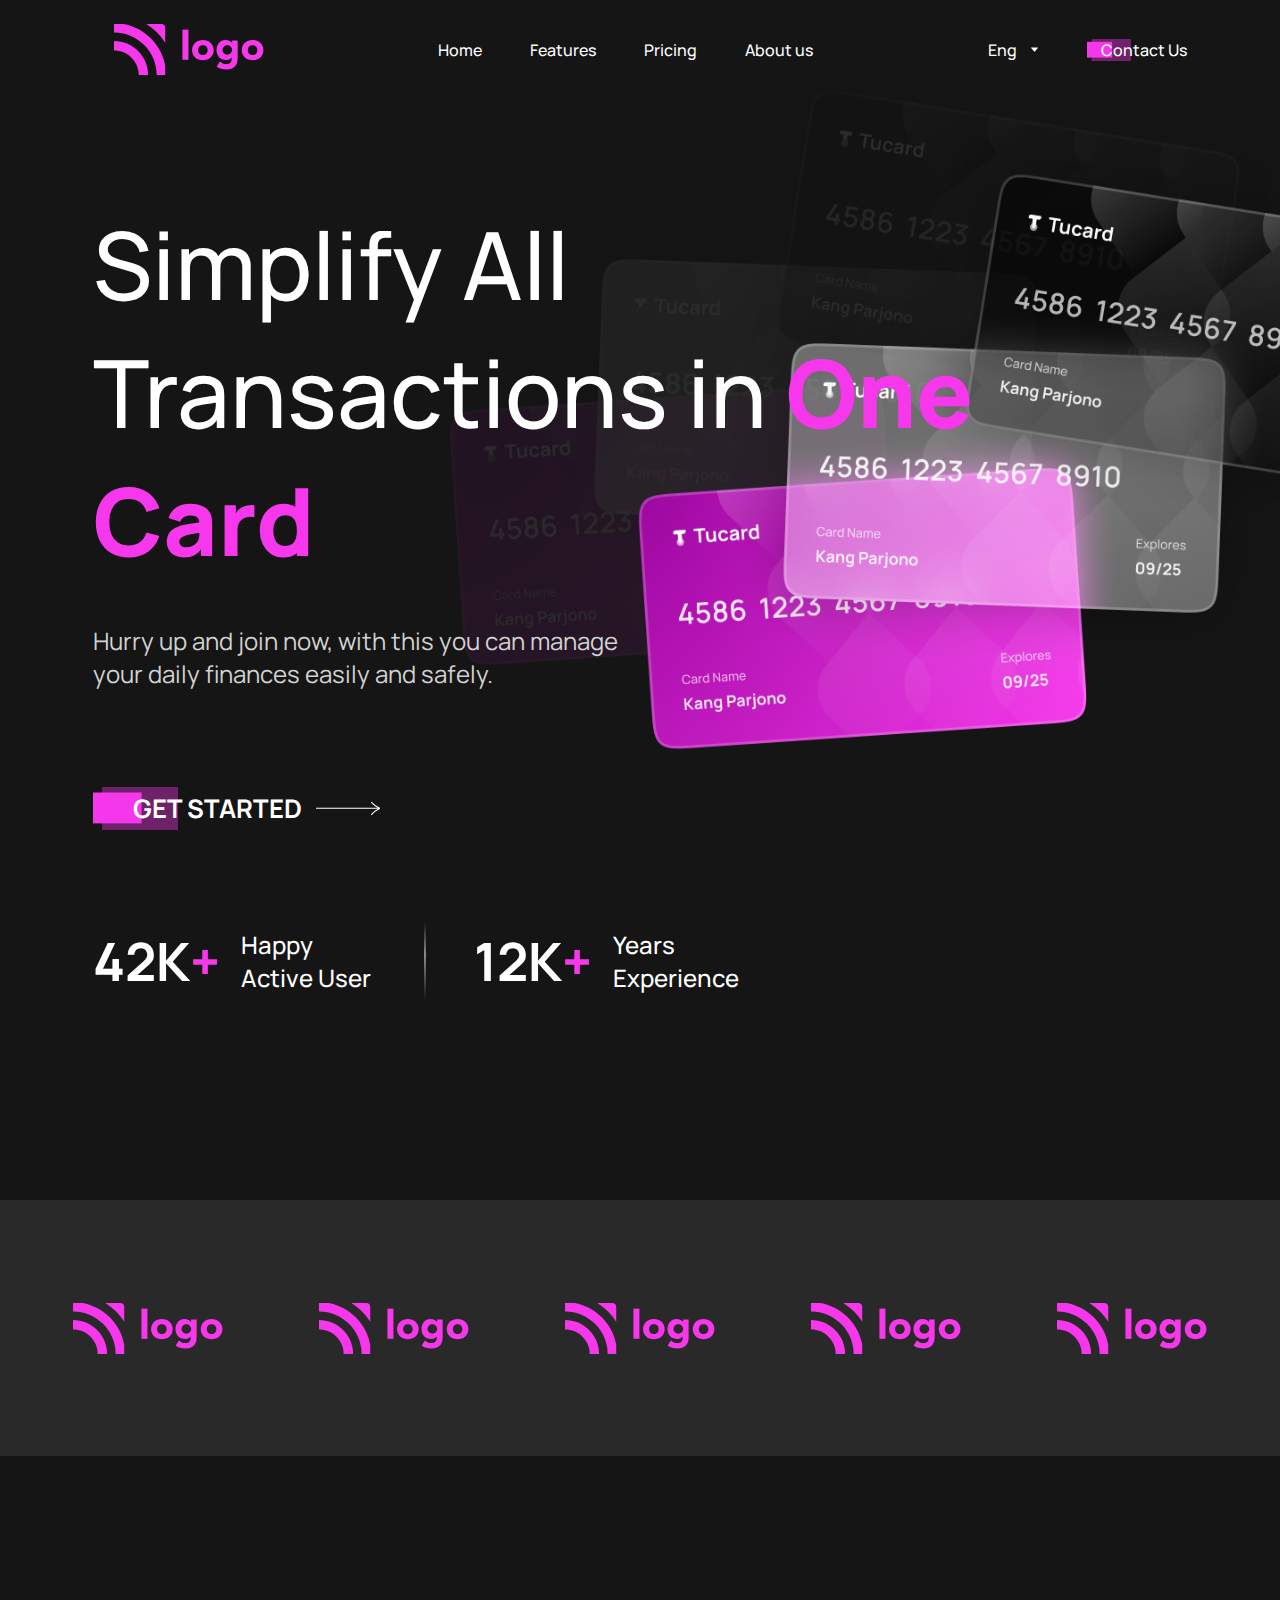
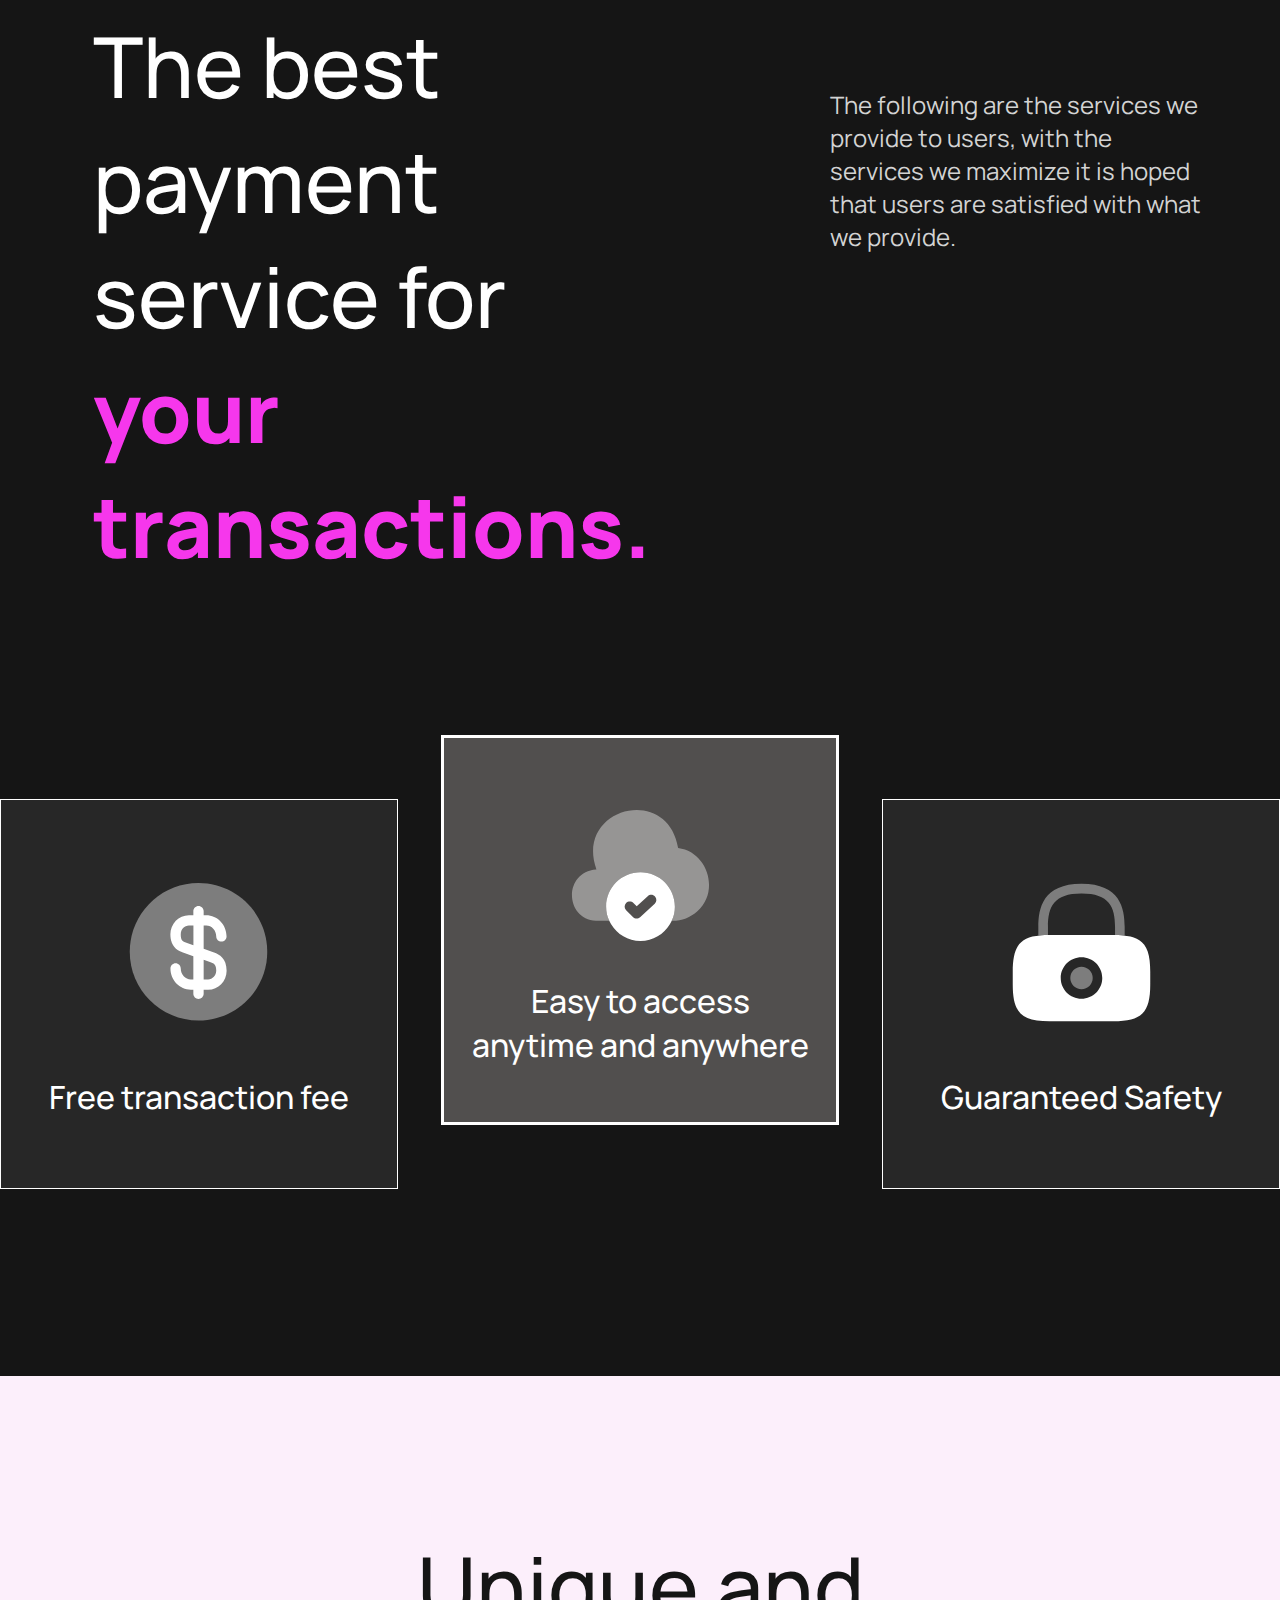
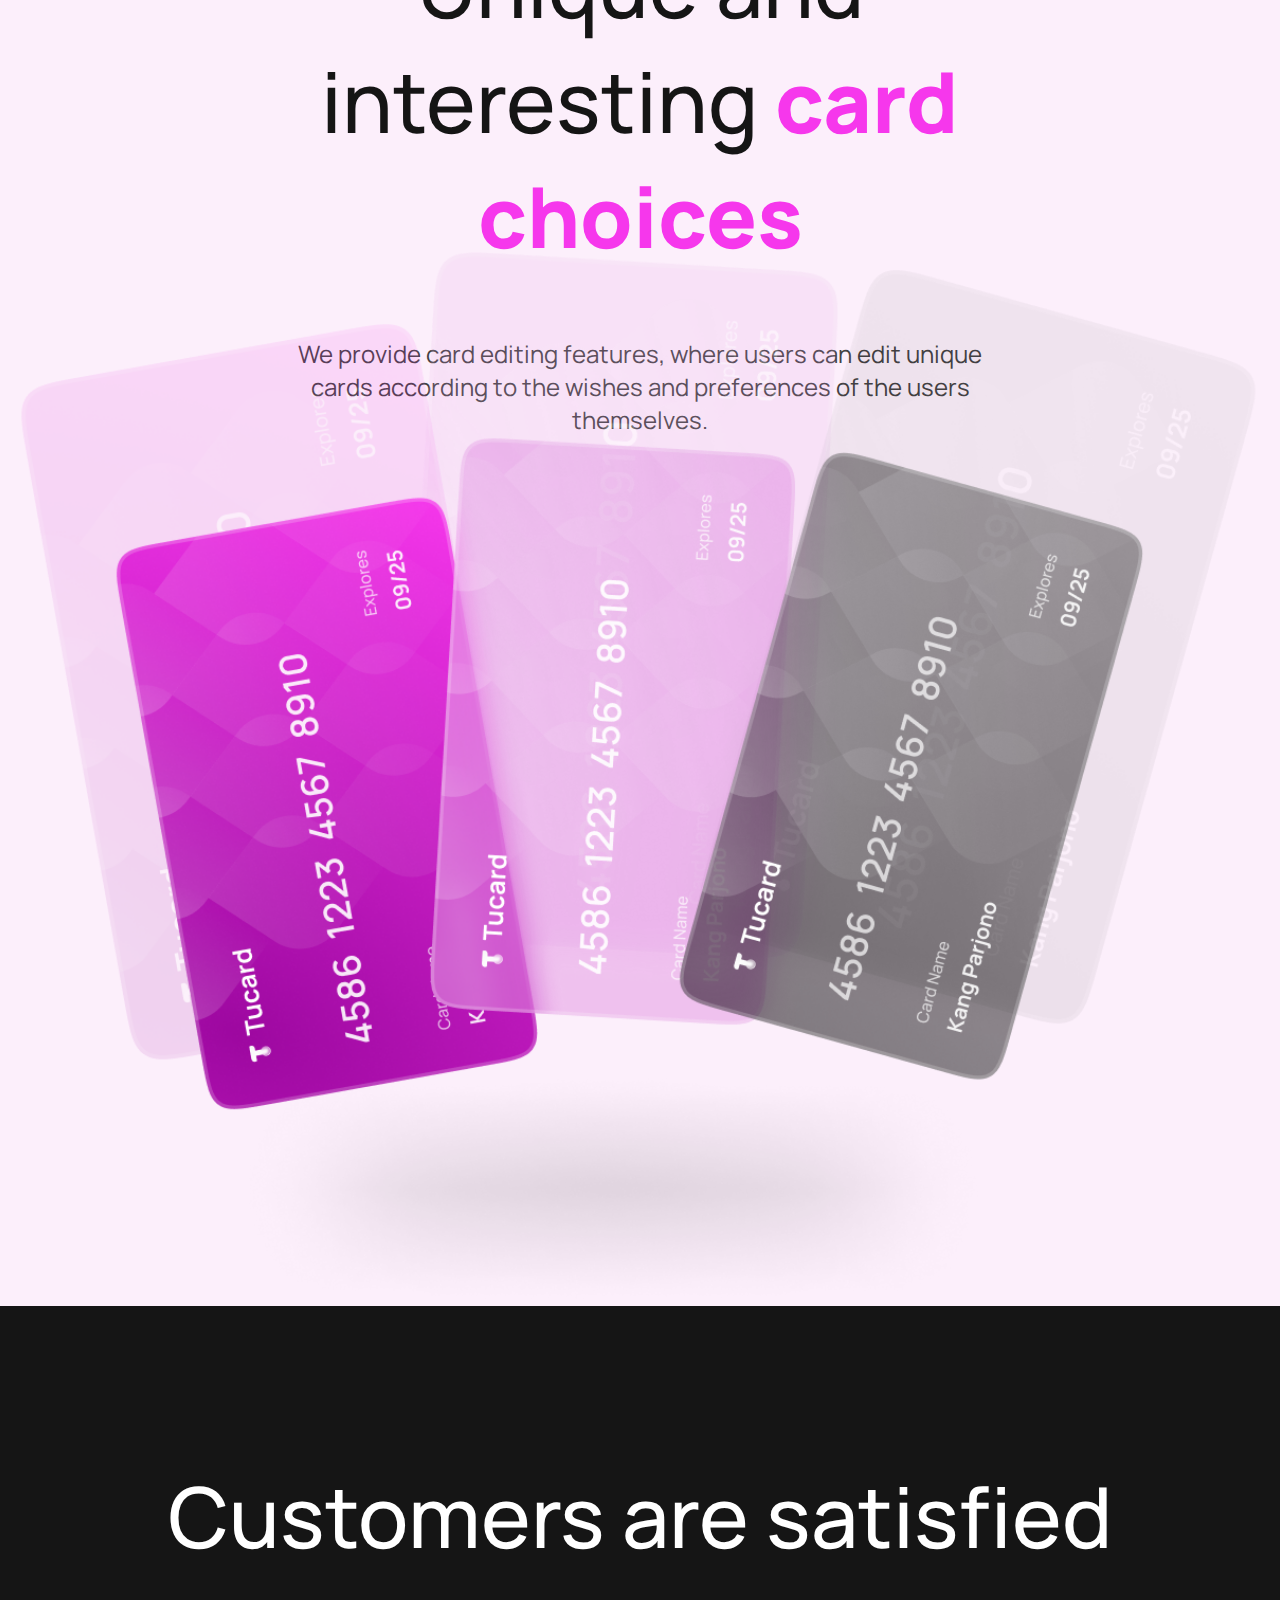
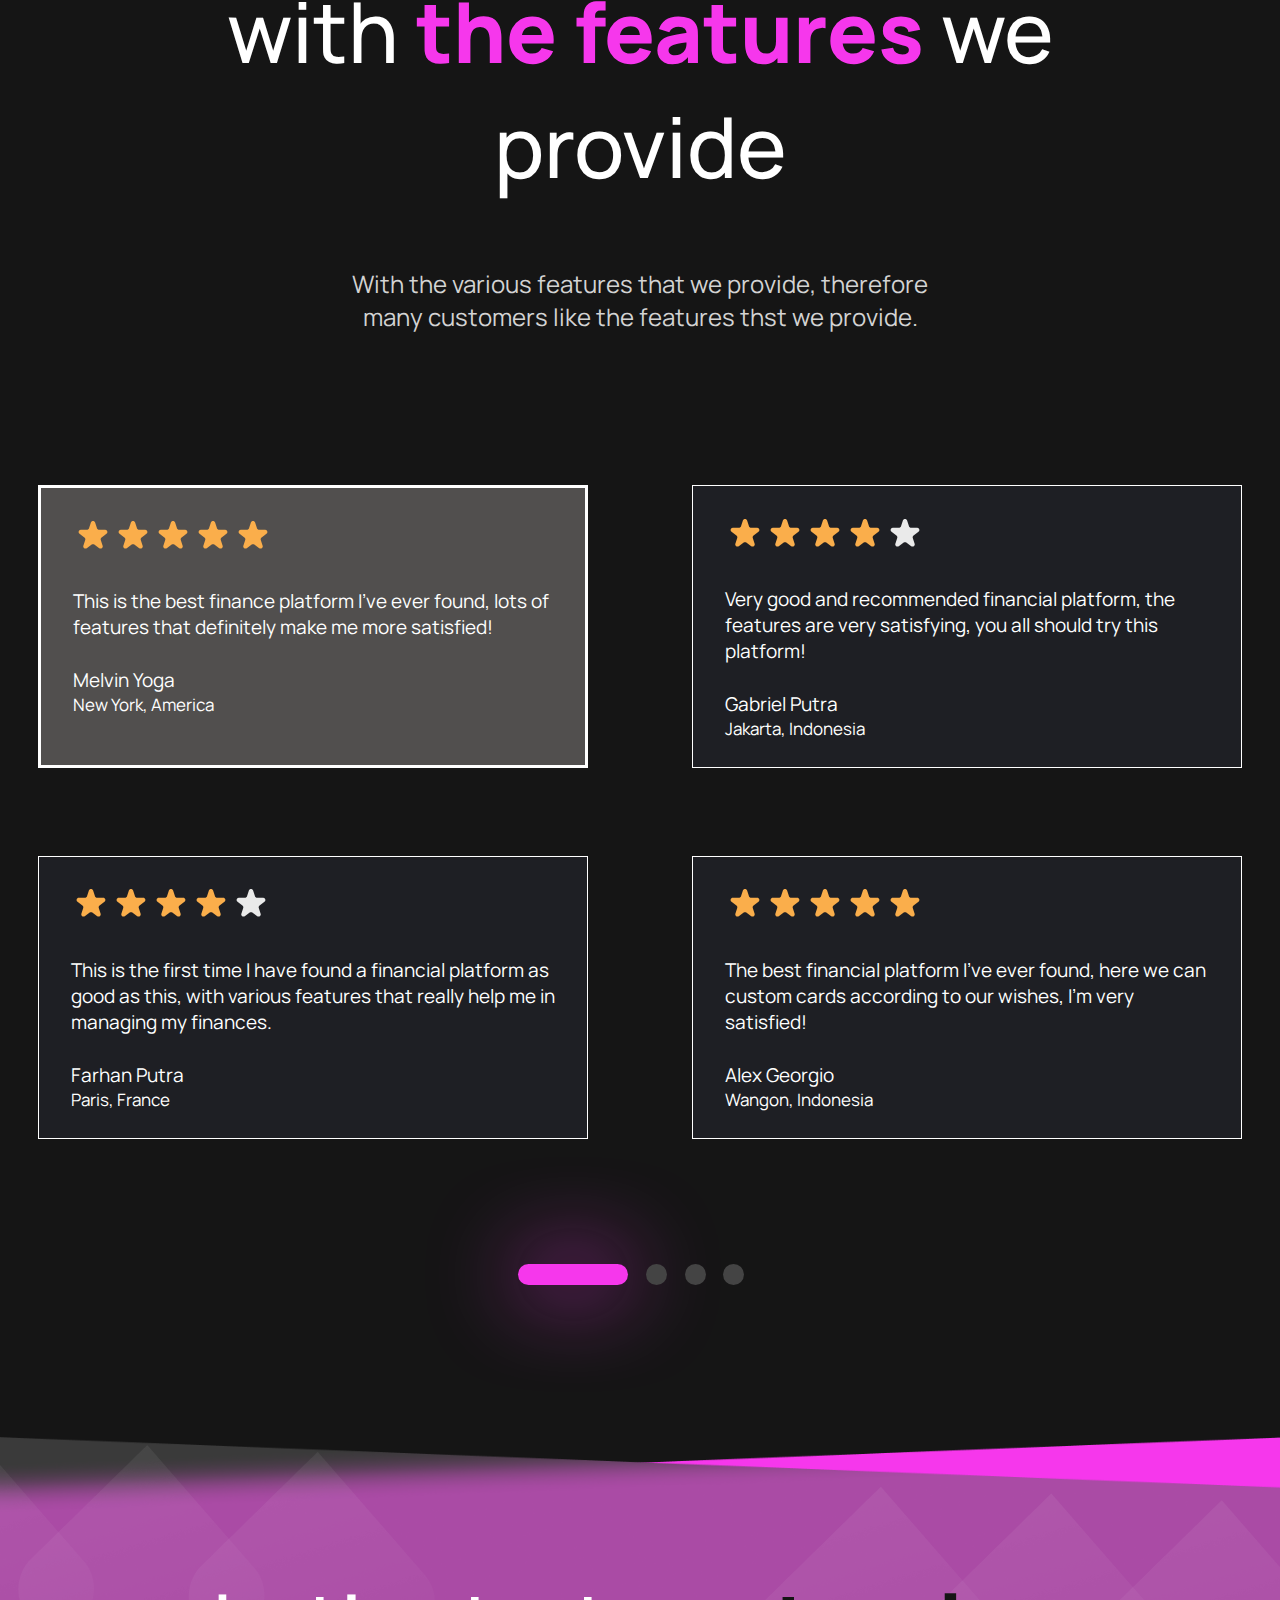
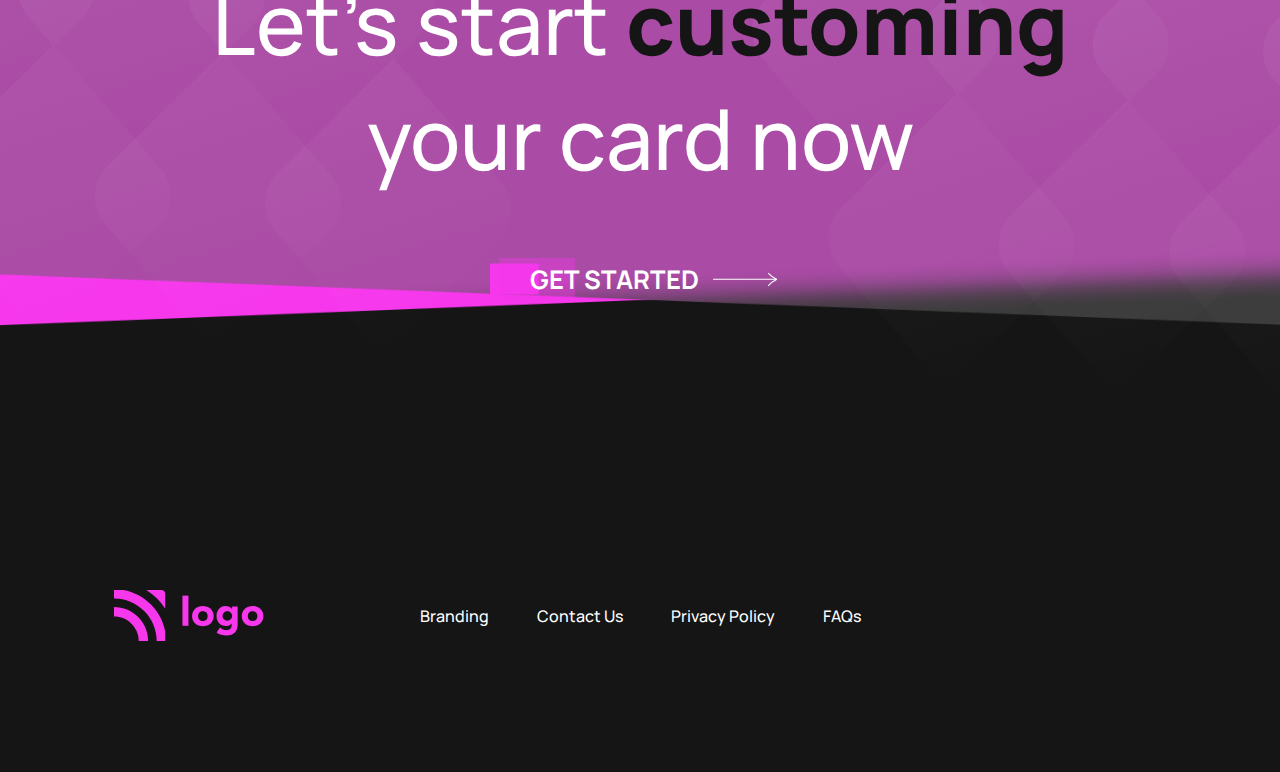
<file: project_1/index.html>
<!DOCTYPE html>
<html lang="en">
<head>
    <meta charset="UTF-8">
    <meta http-equiv="X-UA-Compatible" content="IE=edge">
    <meta name="viewport" content="width=device-width, initial-scale=1.0">
    <!-- favicon -->
    <link rel="apple-touch-icon" sizes="180x180" href="./Assets/Icons/favicon/apple-touch-icon.png">
    <link rel="icon" type="image/png" sizes="32x32" href="./Assets/Icons/favicon/favicon-32x32.png">
    <link rel="icon" type="image/png" sizes="16x16" href="./Assets/Icons/favicon/favicon-16x16.png">
    <link rel="manifest" href="./Assets/Icons/favicon/site.webmanifest">
    <!-- Font -->
    <link rel="preconnect" href="https://fonts.googleapis.com">
    <link rel="preconnect" href="https://fonts.gstatic.com" crossorigin>
    <link href="https://fonts.googleapis.com/css2?family=Manrope:wght@200;300;400;500;600;700;800&display=swap" rel="stylesheet">
    <!-- CSS -->
    <link rel="stylesheet" href="style.css">
    <title>Project One</title>
</head>
<body>
    <div class="main-container">
        <nav class="nav-bar">
            <div>
                <img src="./Assets/Icons/Logo.svg" class="logo" alt="logo">
            </div>
            <div>
                <ul class="nav-list">
                    <li>Home</li>
                    <li>Features</li>
                    <li>Pricing</li>
                    <li>About us</li>
                </ul>
            </div>
            <div class="nav-items">
                <div class="nav-item-1">
                    <p>Eng</p>
                    <img src="./Assets/Icons/down-arrow-icon.svg" class="down-arrow" alt="down-arrow-icon">
                </div>
                <div class="nav-item-2">
                    <img src="./Assets/Icons/btn-pink-bg.svg" class="pink-bg-1" alt="pink-bg">
                    <p>Contact Us</p>
                </div>
            </div>
        </nav>

    <header>
        <section class="section-1">
            <div class="head-container">
                <h1>Simplify All Transactions in <span class="pink-text">One Card</span></h1>
                <p>Hurry up and join now, with this you can manage your daily finances easily and safely.</p>
                <div class="get-started">
                    <img src="./Assets/Icons/btn-pink-bg.svg" class="pink-bg-2" alt="pink-bg">
                    <p>GET STARTED</p>
                    <img src="./Assets/Icons/RightArrow.svg" class="right-arrow-1" alt="right-arrow">
                </div>
                <div class="stats">
                    <div class="stats-1">
                        <p>42K<span class="pink-text">+</span></p>
                        <p>Happy Active User</p>
                    </div>
                    <div><img src="./Assets/Icons/Vector 402.svg" class="dividing-line-1" alt="dividine-line"></div>
                    <div class="stats-2">
                        <p>12K<span class="pink-text">+</span></p>
                        <p>Years Experience</p>
                    </div>
                </div>
                <img src="./Assets/Photos/frontCards.png"  class="front-cards" alt="credit-card-image">
                <img src="./Assets/Photos/backCards.png"  class="back-cards" alt="credit-card-image">
            </div>
        </section>
    </header>

    <main>
        <section class="section-2">
            <div class="logo-container">
                <img src="./Assets/Icons/Logo.svg" alt="logo" class="logo-item">
                <img src="./Assets/Icons/Logo.svg" alt="logo" class="logo-item">
                <img src="./Assets/Icons/Logo.svg" alt="logo" class="logo-item">
                <img src="./Assets/Icons/Logo.svg" alt="logo" class="logo-item">
                <img src="./Assets/Icons/Logo.svg" alt="logo" class="logo-item">
            </div>
        </section>

        <section class="section-3">
            <div class="container-1">
                <h2>The best payment service for <span class="pink-text">your transactions.</span></h2>
                <p>The following are the services we provide to users, with the services we maximize it is hoped that users are satisfied with what we provide.</p>
            </div>
        </section>

        <section class="section-4">
            <div class="box-container-1">
                <div class="box-1">
                    <div class="sub-container-1">
                        <img src="./Assets/Icons/dollar-circle.svg" class="icon-in-box" alt="dollar-icon">
                        <p>Free transaction fee</p>
                    </div>
                </div>
                <div class="box-2">
                    <div class="sub-container-1">
                        <img src="./Assets/Icons/cloud-add.svg" class="icon-in-box" alt="cloud-icon">
                        <p>Easy to access anytime and anywhere</p>
                    </div>
                </div>
                <div class="box-3">
                    <div class="sub-container-1">
                        <img src="./Assets/Icons/lock.svg" class="icon-in-box" alt="icon-icon">
                        <p>Guaranteed Safety</p>
                    </div>
                </div>
            </div>
        </section>

        <section class="section-5">
            <div class="container-2">
                <h2>Unique and interesting <span class="pink-text">card choices</span></h2>
                <p>We provide card editing features, where users can edit unique cards according to the wishes and preferences of the users themselves.</p>
                <img src="./Assets/Photos/VCards.png" class="vertical-cards" alt="credit-card-image">
            </div>
        </section>

        <section class="section-6">
            <div class="container-3">
                <h2>Customers are satisfied with <span class="pink-text">the features</span> we provide</h2>
                <p>With the various features that we provide, therefore many customers like the features thst we provide.</p>
                <div class="box-container-2">
                    <div class="rectangle-box-1">
                        <img src="./Assets/Icons/5stars.svg" class="five-stars" alt="rating">
                        <p class="review">This is the best finance platform I've ever found, lots of features that definitely make me more satisfied!</p>
                        <div class="sub-container-2">
                            <p>Melvin Yoga</p> 
                            <p>New York, America</p>
                        </div>
                    </div>
                    <div class="rectangle-box-2">
                        <img src="./Assets/Icons/4stars.svg" class="four-stars" alt="rating">
                        <p class="review">Very good and recommended financial platform, the features are very satisfying, you all should try this platform!</p>
                        <div class="sub-container-2">
                            <p>Gabriel Putra</p> 
                            <p>Jakarta, Indonesia</p>
                        </div>
                    </div>
                    <div class="rectangle-box-3">
                        <img src="./Assets/Icons/4stars.svg" class="four-stars" alt="rating">
                        <p class="review">This is the first time I have found a financial platform as good as this, with various features that really help me in managing my finances.</p>
                        <div class="sub-container-2">
                            <p>Farhan Putra</p> 
                            <p>Paris, France</p>
                        </div>
                    </div>
                    <div class="rectangle-box-4">
                        <img src="./Assets/Icons/5stars.svg" class="five-stars" alt="rating">
                        <p class="review">The best financial platform I've ever found, here we can custom cards according to our wishes, I'm very satisfied!</p>
                        <div class="sub-container-2">
                            <p>Alex Georgio</p> 
                            <p>Wangon, Indonesia</p>
                        </div>
                    </div>
                </div>
                <div class="circle-container">
                    <div class="circle-1"></div>
                    <div class="circle-2"></div>
                    <div class="circle-3"></div>
                    <div class="circle-4"></div>
                </div>
            </div>
        </section>

        <section class="section-7">
            <div class="container-4">
                <h2>Let's start <span class="black-text">customing</span> your card now</h2>
                <div class="get-started-2">
                    <img src="./Assets/Icons/btn-pink-bg.svg" class="pink-bg-3" alt="pink-bg">
                    <p>GET STARTED</p>
                    <img src="./Assets/Icons/RightArrow.svg" class="right-arrow-1" alt="right-arrow">
                </div>
                <img src="./Assets/Photos/Rectangle 6773.png" class="pink-rectangle-1" alt="bg-image">
                <img src="./Assets/Photos/Rectangle 6774.png" class="pink-rectangle-2" alt="bg-image">
                <img src="./Assets/Photos/Diamond-left.png" class="left-design" alt="bg-image">
                <img src="./Assets/Photos/Diamond-right.png" class="right-design" alt="bg-image">
            </div>
        </section>
    </main>

    <footer>
        <section class="section-8">
            <div class="container-5">
                <div class="footer-logo">
                    <img src="./Assets/Icons/Logo.svg" alt="logo">
                </div>
                <div>
                    <ul class="footer-list">
                        <li>Branding</li>
                        <li>Contact Us</li>
                        <li>Privacy Policy</li>
                        <li>FAQs</li>
                    </ul>
                </div>
            </div>
        </section>
    </footer>
    </div>
</body>
</html>
</file>
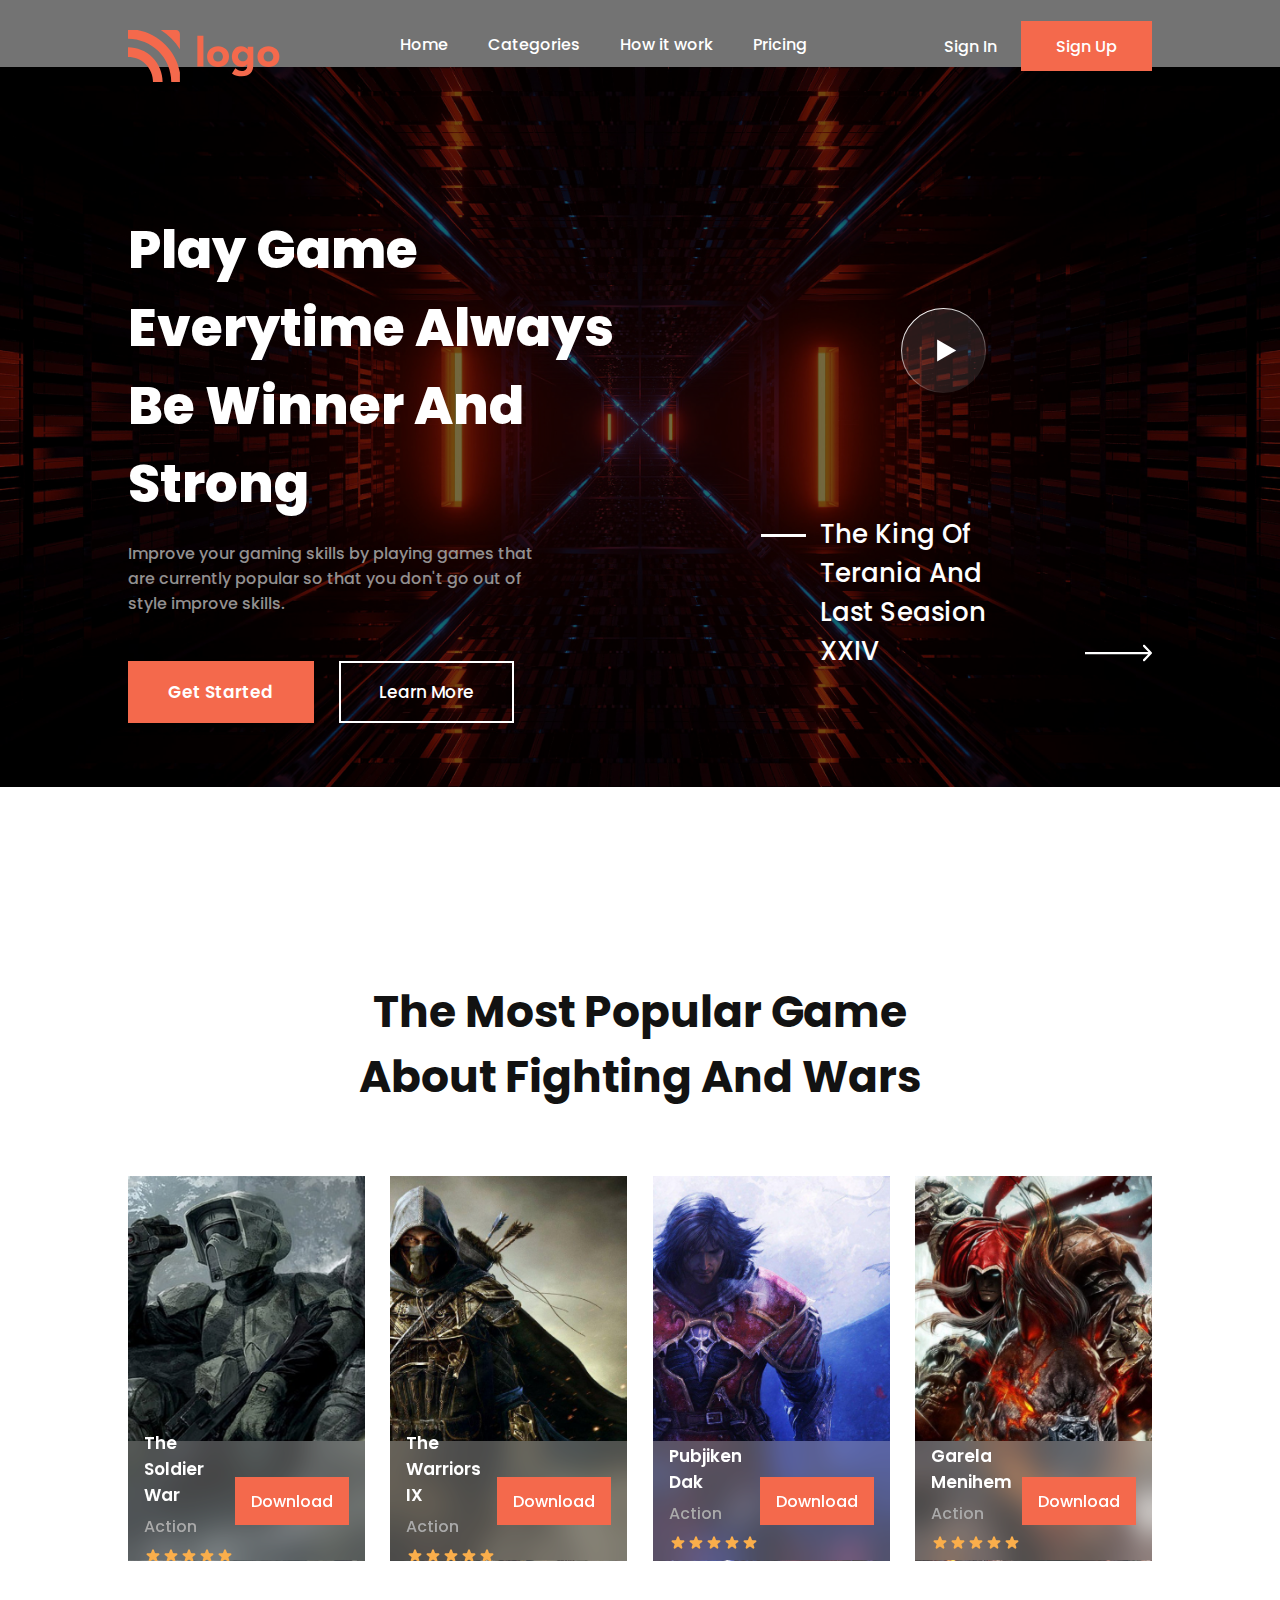
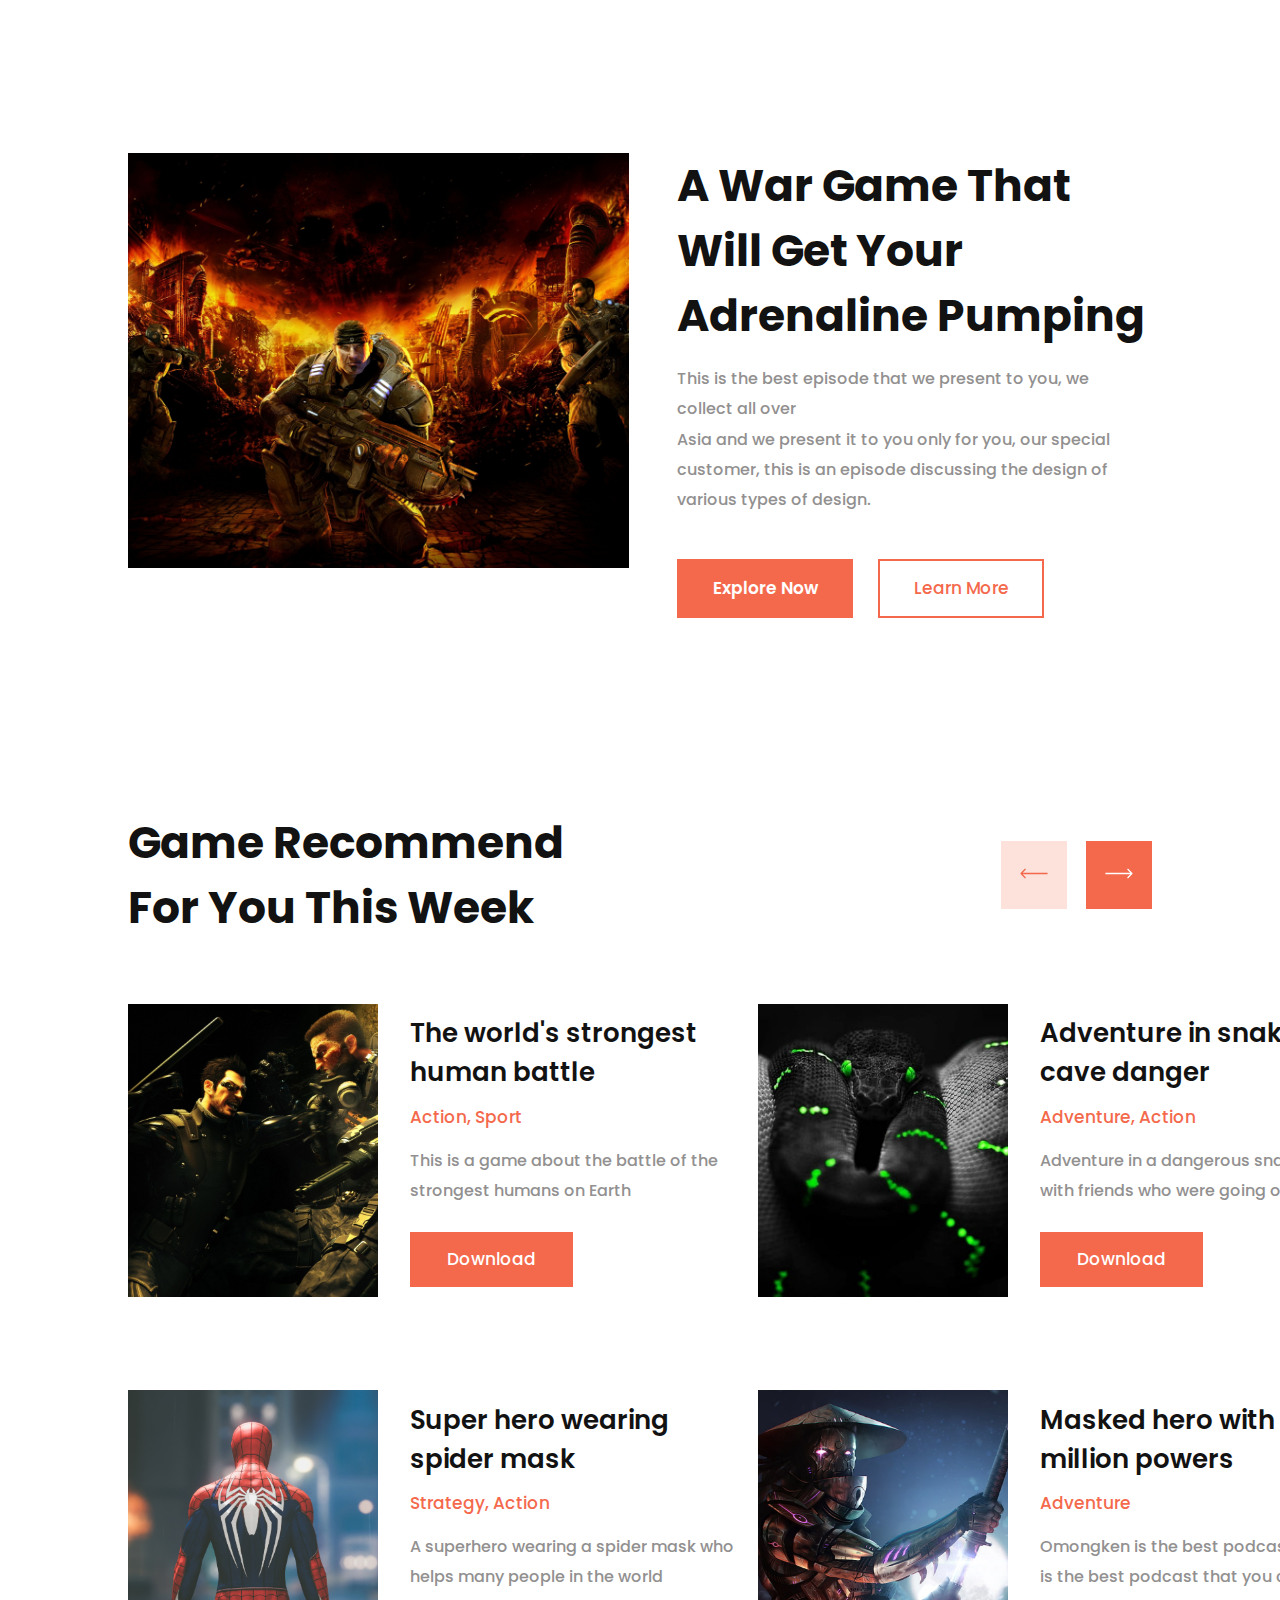
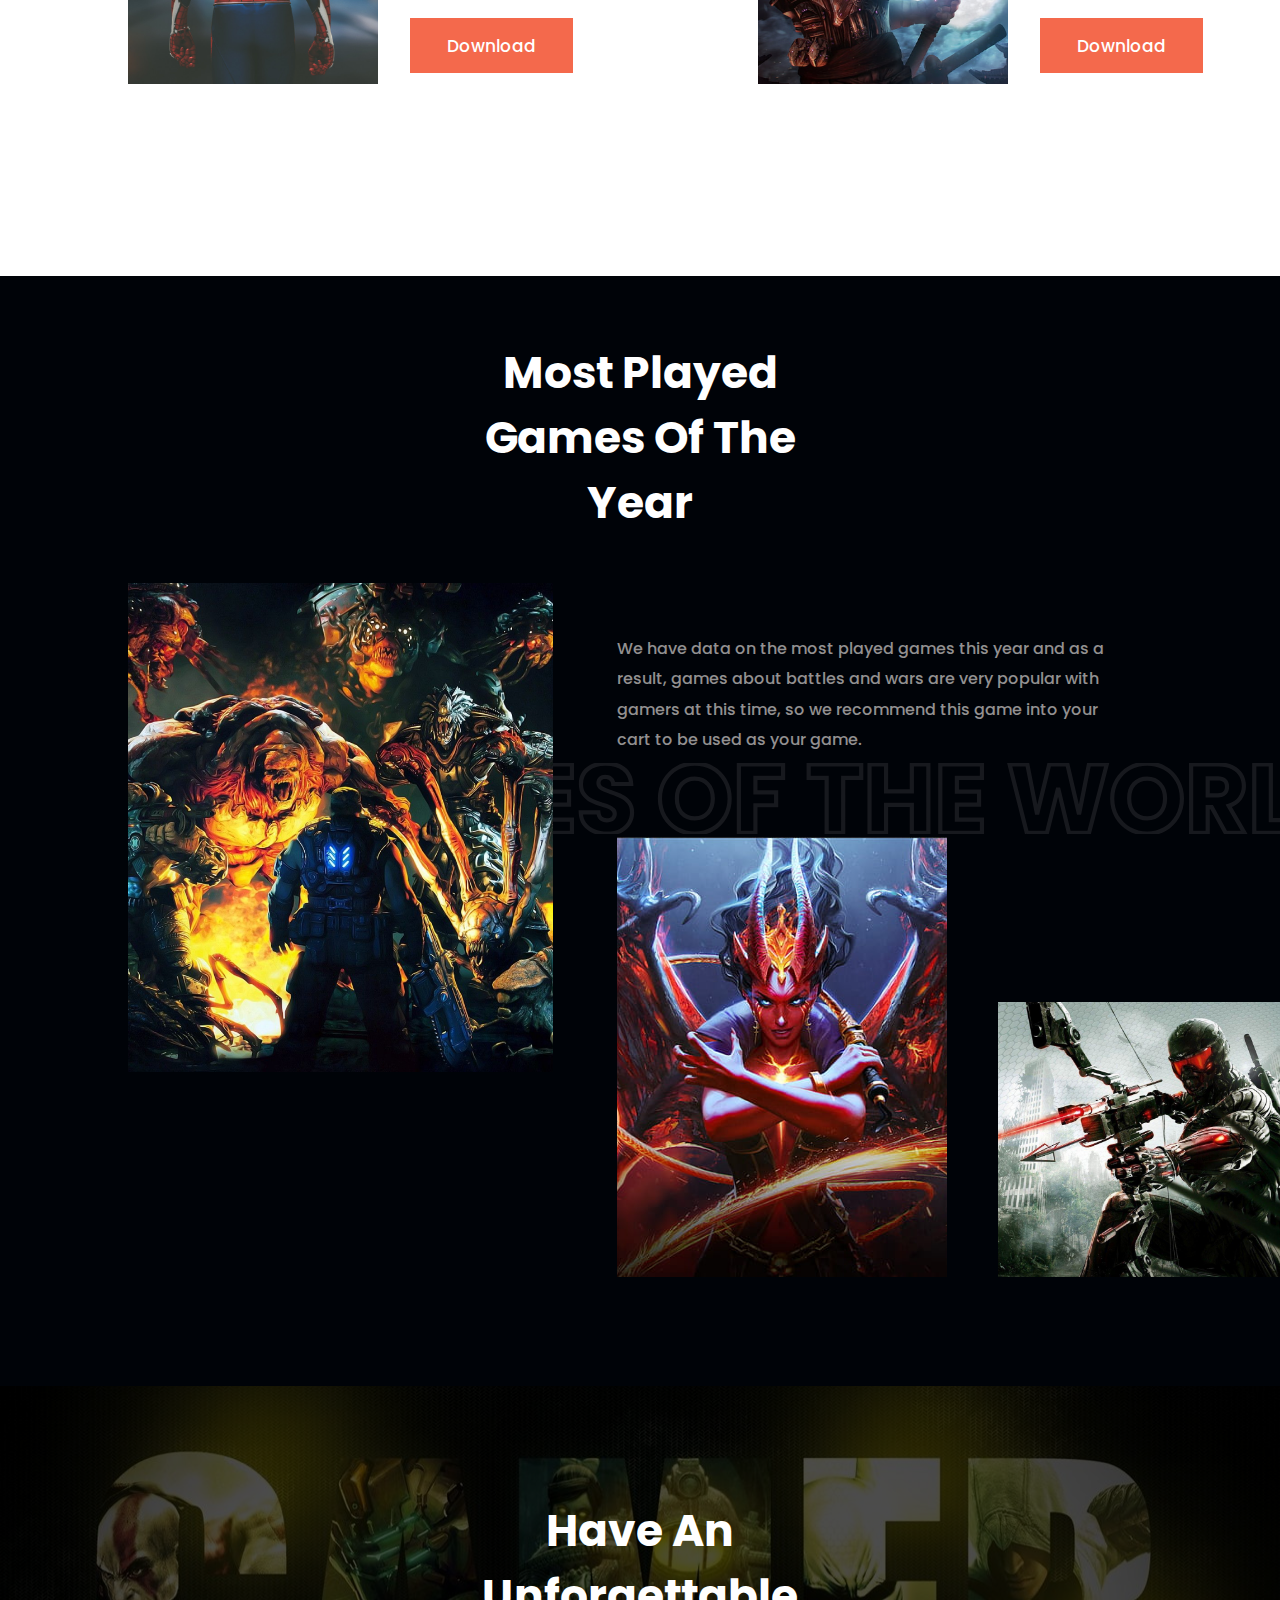
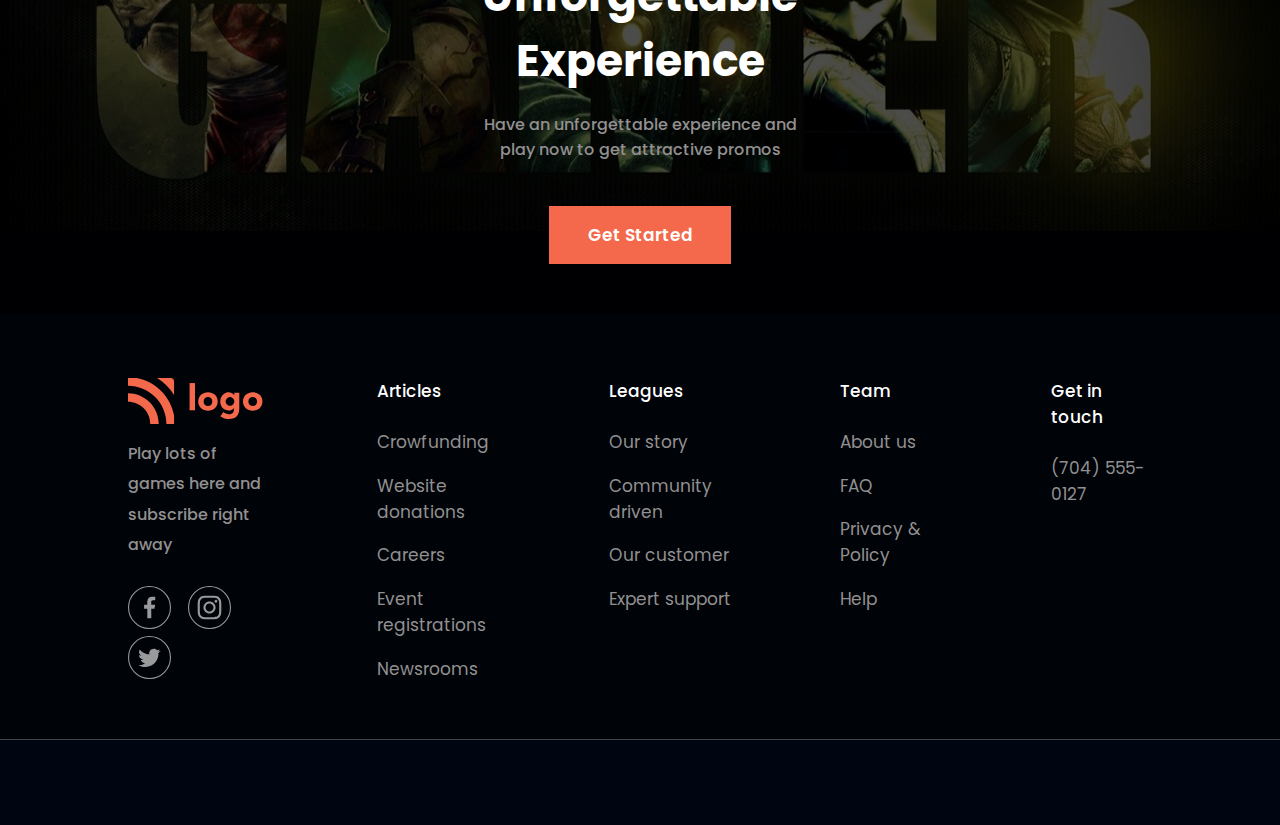
<file: project_3/index.html>
<!DOCTYPE html>
<html lang="en">
<head>
    <meta charset="UTF-8">
    <meta http-equiv="X-UA-Compatible" content="IE=edge">
    <meta name="viewport" content="width=device-width, initial-scale=1.0">
    <!-- Font -->
    <link rel="preconnect" href="https://fonts.googleapis.com">
    <link rel="preconnect" href="https://fonts.gstatic.com" crossorigin>
    <link href="https://fonts.googleapis.com/css2?family=Poppins:wght@100;200;300;400;500;600;700;800;900&display=swap" rel="stylesheet">
    <!-- Favicon -->
    <link rel="apple-touch-icon" sizes="180x180" href="./Assets/Icons/favicon/apple-touch-icon.png">
    <link rel="icon" type="image/png" sizes="32x32" href="./Assets/Icons/favicon/favicon-32x32.png">
    <link rel="icon" type="image/png" sizes="16x16" href="./Assets/Icons/favicon/favicon-16x16.png">
    <link rel="manifest" href="./Assets/Icons/favicon/site.webmanifest">
    <!-- CSS -->
    <link rel="stylesheet" href="style.css">
    <title>Project Three</title>
</head>
<body>
    <div class="main-container">
        <header>
            <nav class="nav-bar">
                <div>
                    <img src="./Assets/Icons/Logo.svg" alt="logo" class="logo">
                </div>
                <div>
                    <ul class="nav-list">
                        <li>Home</li>
                        <li>Categories</li>
                        <li>How it work</li>
                        <li>Pricing</li>
                    </ul>
                </div>
                <div>
                    <ul class="nav-list-2">
                        <li>Sign In</li>
                        <li><button type="button" class="sign-up-button">Sign Up</button></li>
                    </ul>
                </div>
            </nav>

            <section class="section-1">
                <div class="left-side-1">
                    <h1>Play Game Everytime Always Be Winner And Strong</h1>
                    <p>Improve your gaming skills by playing games that are currently popular so that you don't go out of style improve skills.</p>
                    <div class="button-group-1">
                        <button type="button" class="get-started-button-1">Get Started</button>
                        <button type="button" class="learn-more-button-1">Learn More</button>
                    </div>
                </div>
                <div class="right-side-1">
                    <img src="./Assets/Icons/playButton.svg" alt="play-button" class="play-button">
                    <div class="right-sub-container">
                        <img src="./Assets/Icons/dash.svg" alt="dash-image" class="dash">
                        <h3>The King Of Terania And Last Seasion XXIV</h3>
                        <img src="./Assets/Icons/rightArrow.svg" alt="next-arrow" class="next-arrow">
                    </div>
                </div>
            </section>

            <section class="section-2">
                <img src="./Assets/Photos/futuristic-bg.png" alt="background-image" class="background-image">
                <div class="color-overlay-1"></div>
            </section>
        </header>

        <main>
            <section class="section-3">
                <div class="container-2">
                    <h2>The Most Popular Game About Fighting And Wars</h2>
                    <div class="sub-container-1">
                        <div class="rectangular-card-1">
                            <img src="./Assets/Photos/image 2.png" alt="the-soldier-war" class="game-image-1">
                            <div class="game-info-1">
                                <div>
                                    <h3>The Soldier War</h3>
                                    <p>Action</p>
                                    <img src="./Assets/Icons/5stars.svg" alt="rating" class="five-stars">
                                </div>
                                <div>
                                    <button type="button" class="download-button-1">Download</button>
                                </div>
                            </div>
                        </div>
                        <div class="rectangular-card-2">
                            <img src="./Assets/Photos/image 4.png" alt="the-warriors-IX" class="game-image-2">
                            <div class="game-info-1">
                                <div>
                                    <h3>The Warriors IX</h3>
                                    <p>Action</p>
                                    <img src="./Assets/Icons/5stars.svg" alt="rating" class="five-stars">
                                </div>
                                <div>
                                    <button type="button" class="download-button-1">Download</button>
                                </div>
                            </div>
                        </div>
                        <div class="rectangular-card-3">
                            <img src="./Assets/Photos/image 3.png" alt="pubjiken-dak" class="game-image-3">
                            <div class="game-info-1">
                                <div>
                                    <h3>Pubjiken Dak</h3>
                                    <p>Action</p>
                                    <img src="./Assets/Icons/5stars.svg" alt="rating" class="five-stars">
                                </div>
                                <div>
                                    <button type="button" class="download-button-1">Download</button>
                                </div>
                            </div>
                        </div>
                        <div class="rectangular-card-4">
                            <img src="./Assets/Photos/Rectangle 56.png" alt="garela-menihem" class="game-image-4">
                            <div class="game-info-1">
                                <div>
                                    <h3>Garela Menihem</h3>
                                    <p>Action</p>
                                    <img src="./Assets/Icons/5stars.svg" alt="rating" class="five-stars">
                                </div>
                                <div>
                                    <button type="button" class="download-button-1">Download</button>
                                </div>
                            </div>
                        </div>
                    </div>
                </div>
            </section>

            <section class="section-4">
                <div class="container-3">
                    <div class="left-side-2">
                        <img src="./Assets/Photos/Rectangle 57.png" alt="war-game" class="game-image-5">
                    </div>
                    <div class="right-side-2">
                        <h2>A War Game That <br> Will Get Your Adrenaline Pumping</h2>
                        <p>This is the best episode that we present to you, we collect all over <br> Asia and we present it to you only for you, our special customer, this is an episode discussing the design of various types of design.</p>
                        <div class="button-group-2">
                            <button type="button" class="explore-now-button">Explore Now</button>
                            <button type="button" class="learn-more-button-2">Learn More</button>
                        </div>
                    </div>
                </div>
            </section>

            <section class="section-5">
                <div class="container-4">
                    <h2>Game Recommend For You This Week</h2>
                    <div class="button-group-3">
                        <button type="button"><img src="./Assets/Icons/leftArrow.svg" alt="left-arrow" class="left-arrow"></button>
                        <button type="button"><img src="./Assets/Icons/nextArrow.svg" alt="right-arrow" class="right-arrow"></button>
                    </div>
                </div>
                <div class="container-5">
                    <div class="sub-container-2">
                        <img src="./Assets/Photos/Rectangle 75.png" alt="human-battle" class="game-image-6">
                        <div class="game-info-2">
                            <h3>The world's strongest human battle</h3>
                            <p>Action, Sport</p>
                            <p>This is a game about the battle of the strongest humans on Earth</p>
                            <button type="button" class="download-button-2">Download</button>
                        </div>
                    </div>
                    <div class="sub-container-3">
                        <img src="./Assets/Photos/Rectangle 76.png" alt="snake-cave-danger" class="game-image-7">
                        <div class="game-info-2">
                            <h3>Adventure in snake cave danger</h3>
                            <p>Adventure, Action</p>
                            <p>Adventure in a dangerous snake cave with friends who were going on vacation</p>
                            <button type="button" class="download-button-2">Download</button>
                        </div>
                    </div>
                    <div class="sub-container-4">
                        <img src="./Assets/Photos/Rectangle 77.png" alt="spider-mask" class="game-image-8">
                        <div class="game-info-2">
                            <h3>Super hero wearing spider mask</h3>
                            <p>Strategy, Action</p>
                            <p>A superhero wearing a spider mask who helps many people in the world</p>
                            <button type="button" class="download-button-2">Download</button>
                        </div>
                    </div>
                    <div class="sub-container-5">
                        <img src="./Assets/Photos/Rectangle 78.png" alt="masked-hero" class="game-image-9">
                        <div class="game-info-2">
                            <h3>Masked hero with a million powers</h3>
                            <p>Adventure</p>
                            <p>Omongken is the best podcast that you is the best podcast that you can use</p>
                            <button type="button" class="download-button-2">Download</button>
                        </div>
                    </div>
                </div>
            </section>

            <section class="section-6">
                <div class="container-6">
                    <h2>Most Played Games Of The Year</h2>
                    <div class="sub-container-6">
                        <div class="left-side-3">
                            <img src="./Assets/Photos/Rectangle 17.png" alt="game-image" class="game-image-10">
                        </div>
                        <div class="right-side-3">
                            <p>We have data on the most played games this year and as a result, games about battles and wars are very popular with gamers at this time, so we recommend this game into your cart to be used as your game.</p>
                            <div class="sub-container-7">
                                <img src="./Assets/Photos/Rectangle 18.png" alt="game-image" class="game-image-11">
                                <img src="./Assets/Photos/Rectangle 90.png" alt="game-image" class="game-image-12">
                            </div>
                        </div>
                        <img src="./Assets/Icons/GAMES OF THE WORLD.svg" alt="image" class="background-quote">
                    </div>
                </div>
            </section>

            <section class="section-7">
                <div class="container-7">
                    <h2>Have An Unforgettable Experience</h2>
                    <p>Have an unforgettable experience and play now to get attractive promos</p>
                    <button type="button" class="get-started-button-2">Get Started</button>
                    <div>
                        <img src="./Assets/Photos/Rectangle 606.png" alt="game-image" class="gamer-bg-image">
                        <div class="color-overlay-2"></div>
                    </div>
                </div>
            </section>
        </main>

        <footer>
            <section class="section-8">
                <div class="container-8">
                    <div class="sub-container-8">
                        <img src="./Assets/Icons/Logo.svg" alt="logo" class="footer-logo">
                        <p>Play lots of games here and subscribe right away</p>
                        <div class="social-media-handles">
                            <img src="./Assets/Icons/facebook.svg" alt="facebook" class="facebook">
                            <img src="./Assets/Icons/instagram.svg" alt="instagram" class="instagram">
                            <img src="./Assets/Icons/twitter.svg" alt="twitter" class="twitter">
                        </div>
                    </div>
                    <ul class="sub-container-9">
                        <li><h4>Articles</h4></li>
                        <li>Crowfunding</li>
                        <li>Website donations</li>
                        <li>Careers</li>
                        <li>Event registrations</li>
                        <li>Newsrooms</li>
                    </ul>
                    <ul class="sub-container-10">
                        <li><h4>Leagues</h4></li>
                        <li>Our story</li>
                        <li>Community driven</li>
                        <li>Our customer</li>
                        <li>Expert support</li>
                    </ul>
                    <ul class="sub-container-11">
                        <li><h4>Team</h4></li>
                        <li>About us</li>
                        <li>FAQ</li>
                        <li>Privacy & Policy</li>
                        <li>Help</li>
                    </ul>
                    <ul class="sub-container-12">
                        <li><h4>Get in touch</h4></li>
                        <li>(704) 555-0127</li>
                    </ul>
                </div>
            </section>
        </footer>
    </div>
</body>
</html>
</file>
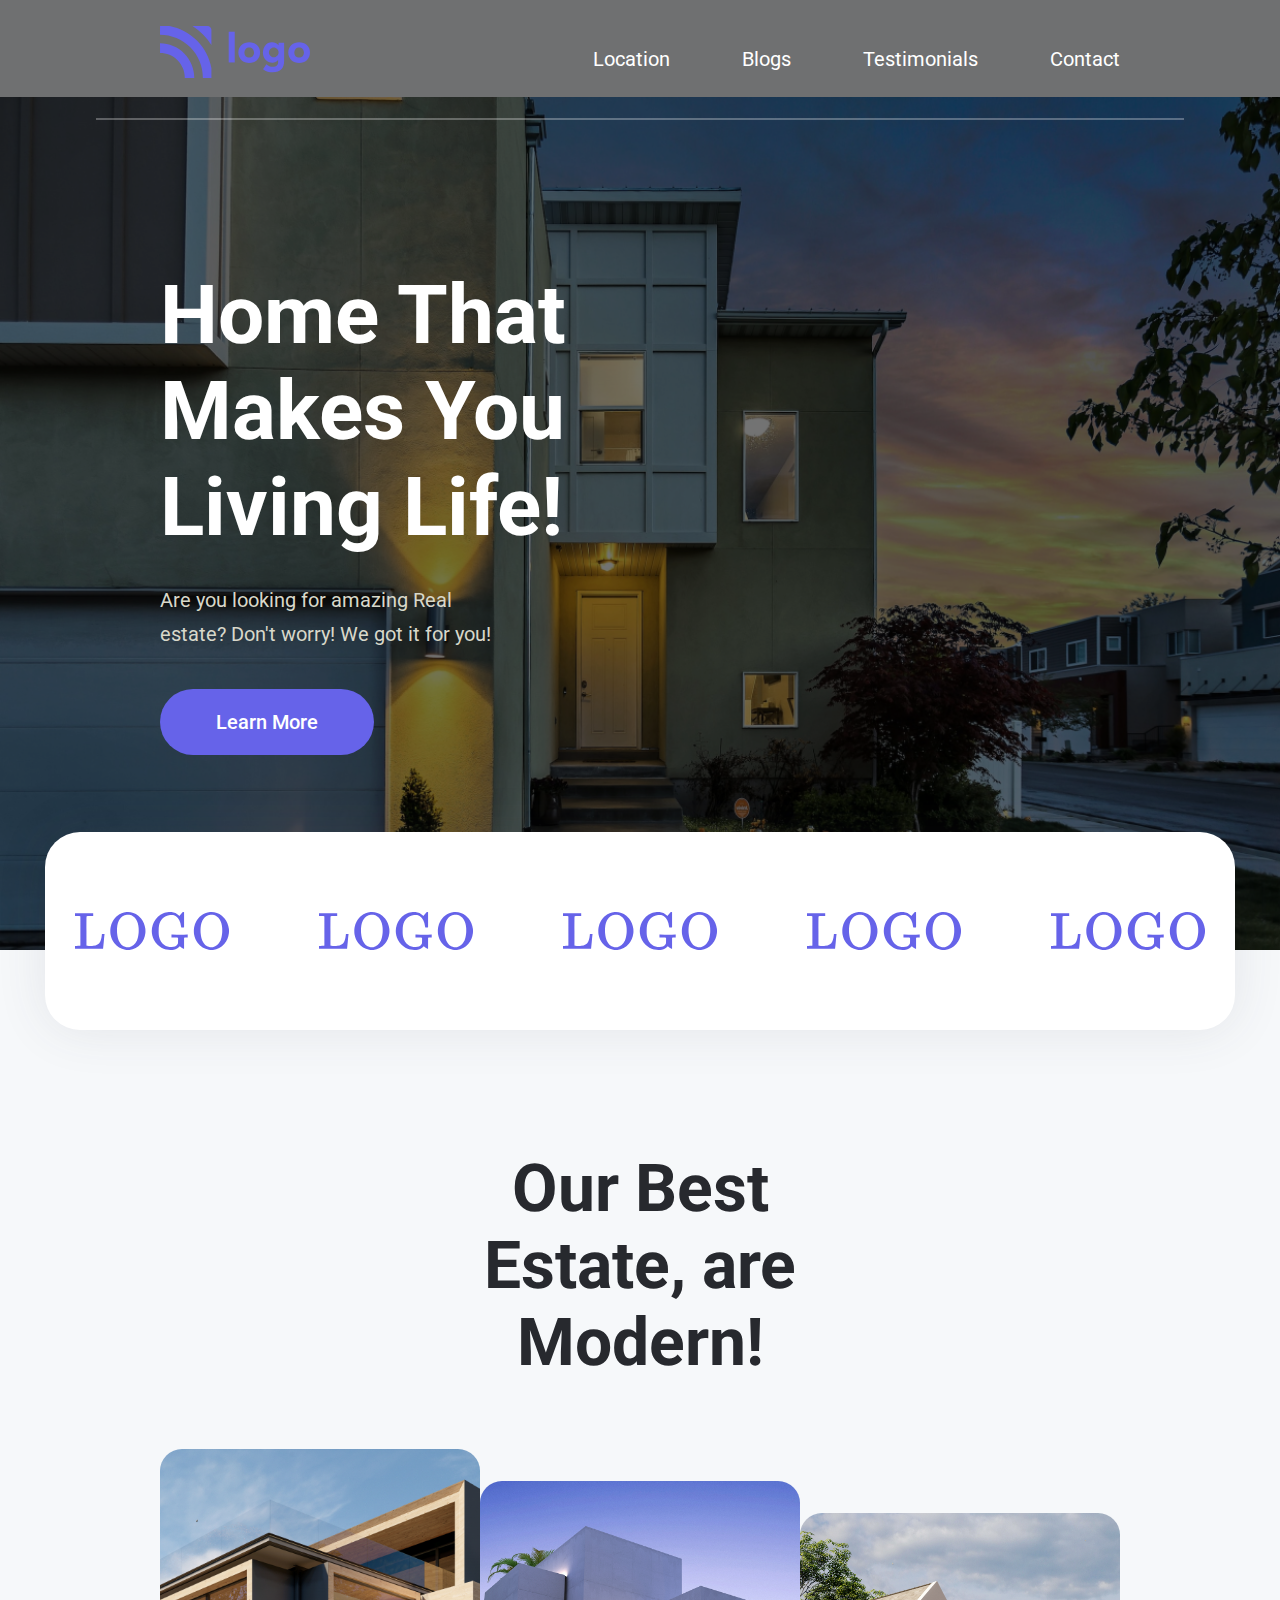
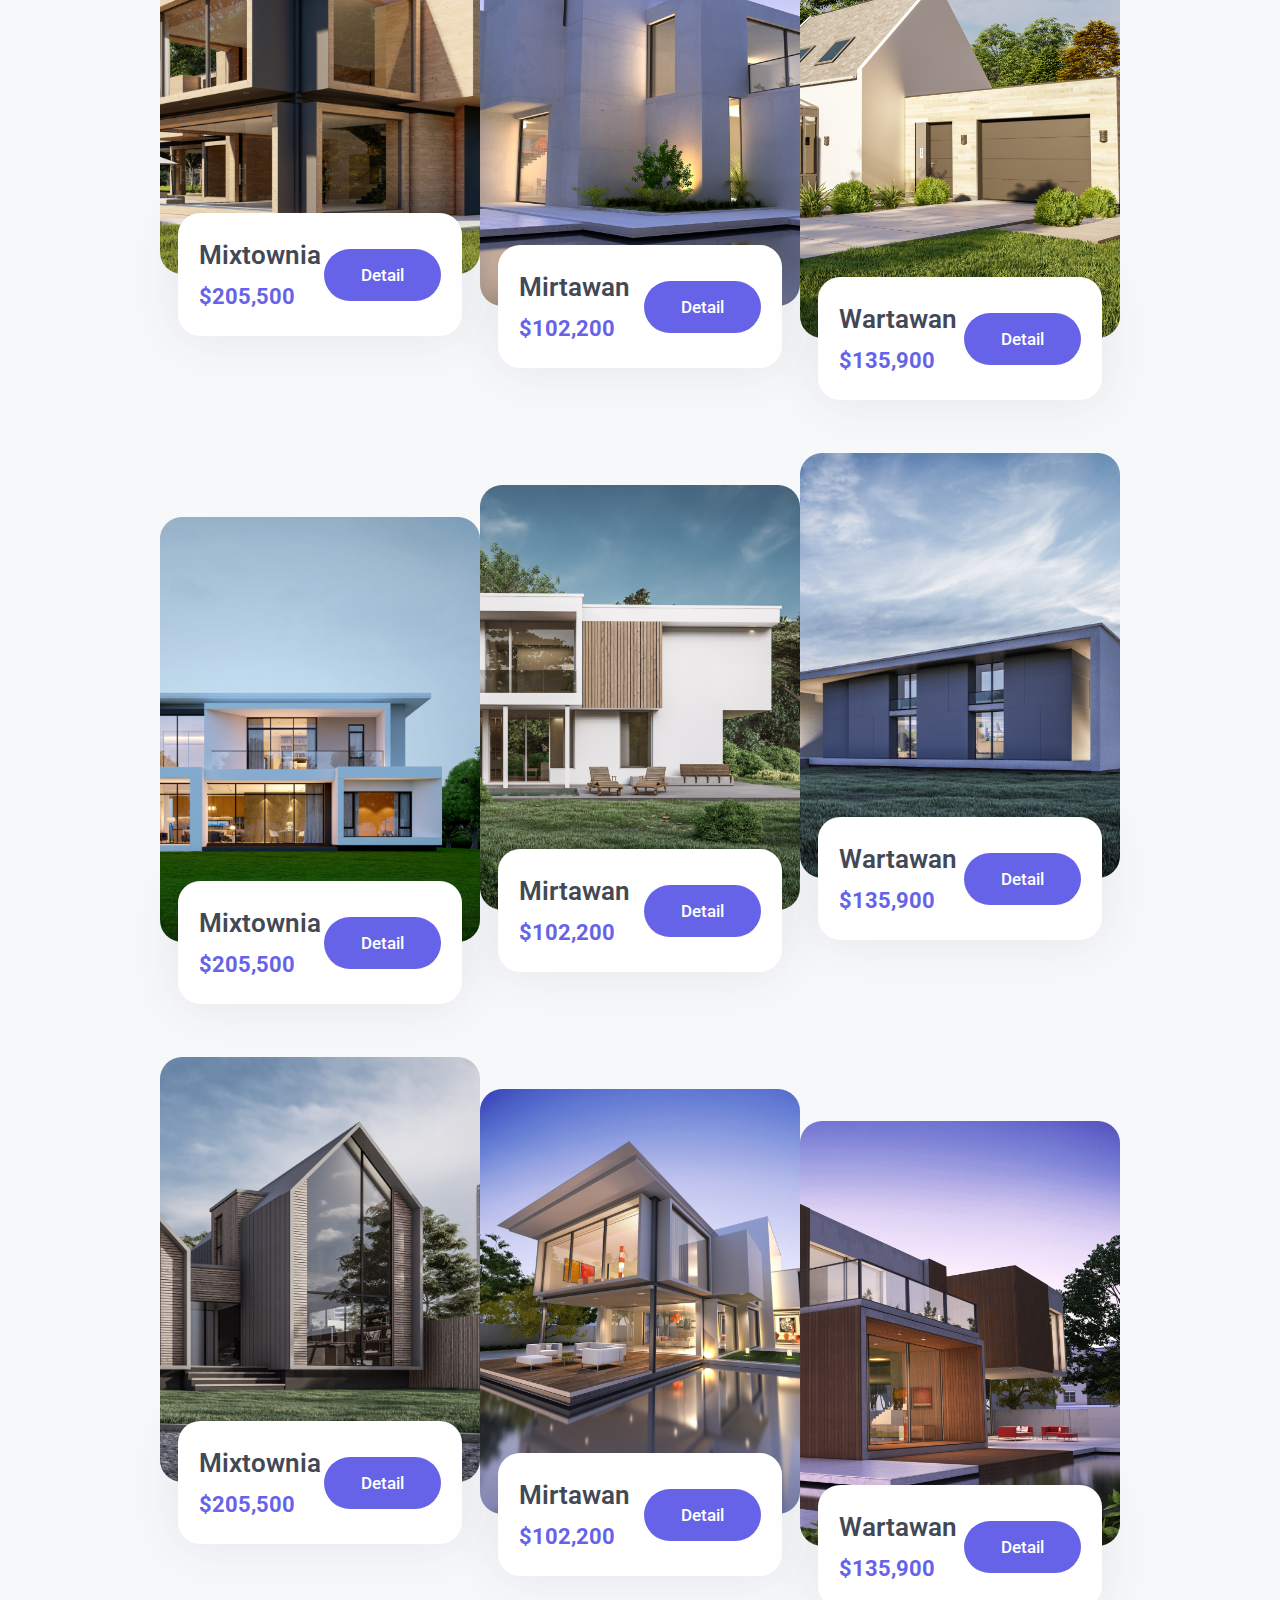
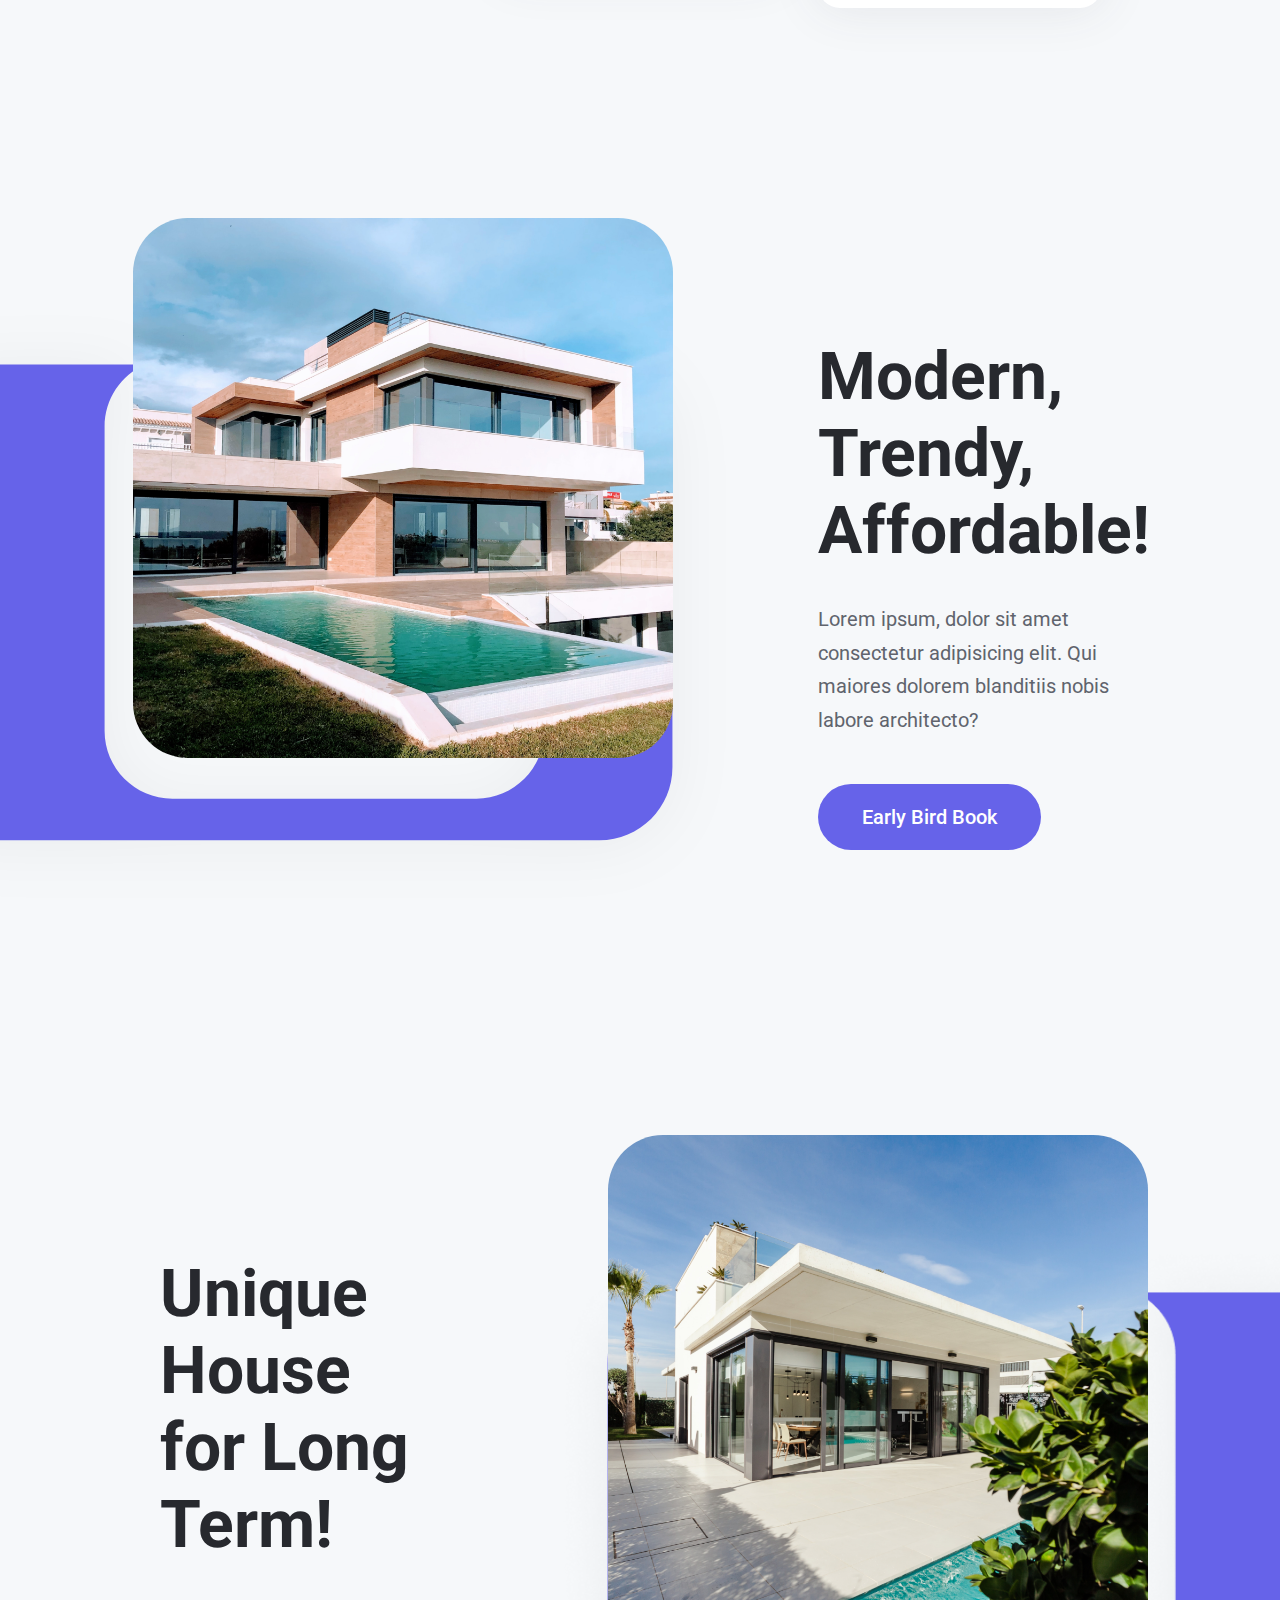
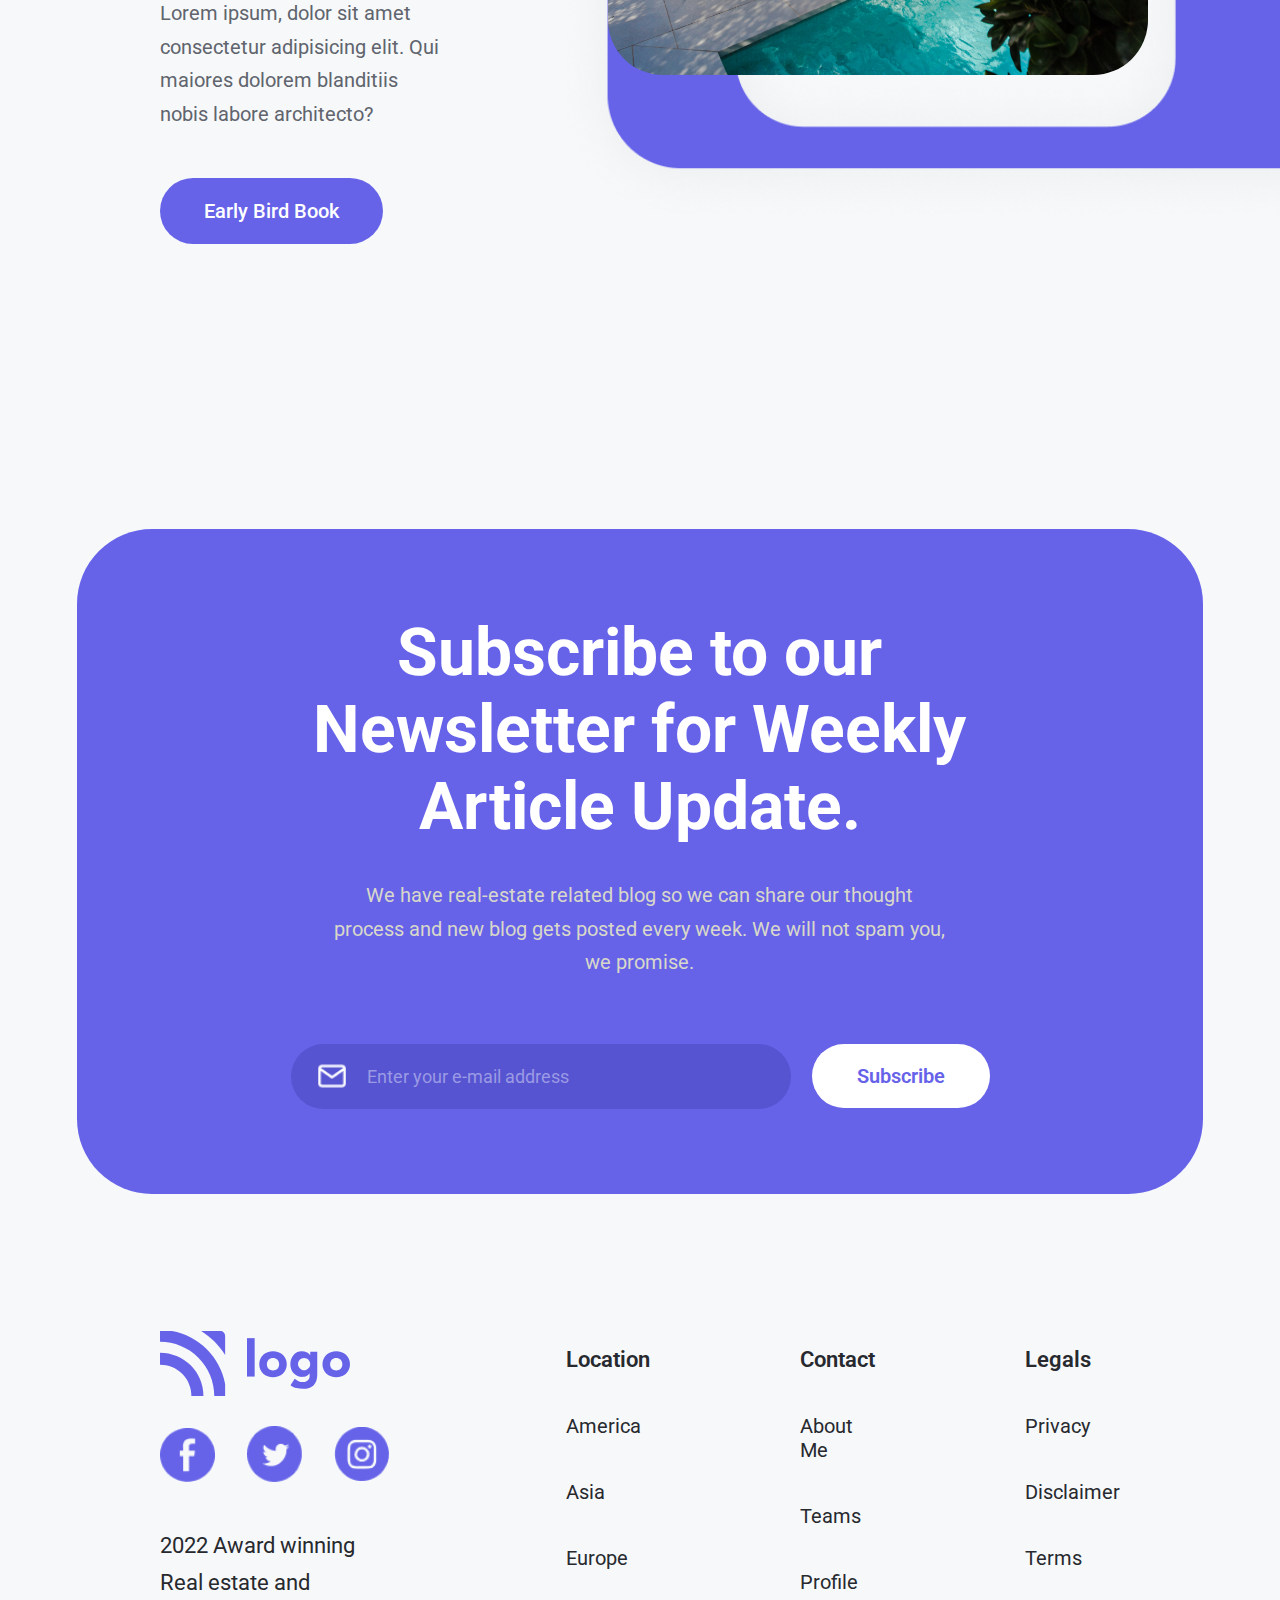
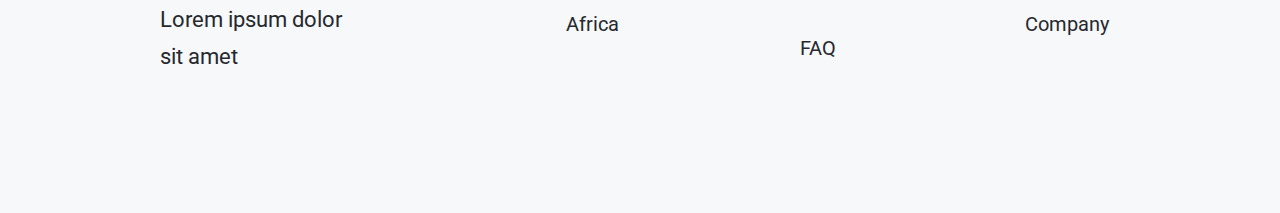
<file: project_4/index.html>
<!DOCTYPE html>
<html lang="en">
<head>
    <meta charset="UTF-8">
    <meta http-equiv="X-UA-Compatible" content="IE=edge">
    <meta name="viewport" content="width=device-width, initial-scale=1.0">
    <!-- Font -->
    <link rel="preconnect" href="https://fonts.googleapis.com">
    <link rel="preconnect" href="https://fonts.gstatic.com" crossorigin>
    <link href="https://fonts.googleapis.com/css2?family=Roboto:wght@100;300;400;500;700;900&display=swap" rel="stylesheet">
    <!-- Favicon -->
    <link rel="apple-touch-icon" sizes="180x180" href="./Assets/Icons/favicon/apple-touch-icon.png">
    <link rel="icon" type="image/png" sizes="32x32" href="./Assets/Icons/favicon/favicon-32x32.png">
    <link rel="icon" type="image/png" sizes="16x16" href="./Assets/Icons/favicon/favicon-16x16.png">
    <link rel="manifest" href="./Assets/Icons/favicon/site.webmanifest">
    <!-- CSS -->
    <link rel="stylesheet" href="style.css">
    <title>Project Four</title>
</head>
<body>
    <div class="main-container">
        <header>
            <nav class="nav-bar">
                <div>
                    <img src="./Assets/Icons/Logo.svg" alt="logo" class="logo">
                </div>
                <div>
                    <ul class="nav-list">
                        <li>Location</li>
                        <li>Blogs</li>
                        <li>Testimonials</li>
                        <li>Contact</li>
                    </ul>
                </div>
            </nav>

            <section class="section-1">
                <div class="container-1">
                   <h1>Home That Makes You Living Life!</h1>
                   <p>Are you looking for amazing Real estate? Don't worry! We got it for you!</p>
                   <button type="button" class="learn-more-button">Learn More</button>
                </div>
            </section>

            <section class="section-2">
                <img src="./Assets/Photos/mainBackground.png" alt="background-image" class="background-image">
                <div class="color-overlay-1"></div>
            </section>
        </header>

        <main>
            <section class="section-3">
                <div class="logo-container">
                    <img src="./Assets/Icons/logoName.svg" alt="logo-name" class="logo-name">
                    <img src="./Assets/Icons/logoName.svg" alt="logo-name" class="logo-name">
                    <img src="./Assets/Icons/logoName.svg" alt="logo-name" class="logo-name">
                    <img src="./Assets/Icons/logoName.svg" alt="logo-name" class="logo-name">
                    <img src="./Assets/Icons/logoName.svg" alt="logo-name" class="logo-name">
                </div>
            </section>
            
            <section class="section-4">
                <div class="container-2">
                    <h2>Our Best Estate, are Modern!</h2>
                    <div class="sub-container-1">
                        <div class="product-card-1">
                            <div class="image-container-1">
                                <img src="./Assets/Photos/cardImage1.png" alt="house-image" class="card-image-1">
                            </div>
                            <div class="card-info">
                                <div>
                                    <h3>Mixtownia</h3>
                                    <p>$205,500</p>
                                </div>
                                <div>
                                    <button type="button" class="detail-button">Detail</button>
                                </div>
                            </div>
                        </div>
                        <div class="product-card-2">
                            <div class="image-container-1">
                                <img src="./Assets/Photos/cardImage2.png" alt="house-image" class="card-image-2">
                            </div>
                            <div class="card-info">
                                <div>
                                    <h3>Mirtawan</h3>
                                    <p>$102,200</p>
                                </div>
                                <div>
                                    <button type="button" class="detail-button">Detail</button>
                                </div>
                            </div>
                        </div>
                        <div class="product-card-3">
                            <div class="image-container-1">
                                <img src="./Assets/Photos/cardImage3.png" alt="house-image" class="card-image-3">
                            </div>
                            <div class="card-info">
                                <div>
                                    <h3>Wartawan</h3>
                                    <p>$135,900</p>
                                </div>
                                <div>
                                    <button type="button" class="detail-button">Detail</button>
                                </div>
                            </div>
                        </div>
                    </div>
                    <div class="sub-container-2">
                        <div class="product-card-4">
                            <div class="image-container-1">
                                <img src="./Assets/Photos/cardImage4.png" alt="house-image" class="card-image-4">
                            </div>
                            <div class="card-info">
                                <div>
                                    <h3>Mixtownia</h3>
                                    <p>$205,500</p>
                                </div>
                                <div>
                                    <button type="button" class="detail-button">Detail</button>
                                </div>
                            </div>
                        </div>
                        <div class="product-card-5">
                            <div class="image-container-1">
                                <img src="./Assets/Photos/cardImage5.png" alt="house-image" class="card-image-5">
                            </div>
                            <div class="card-info">
                                <div>
                                    <h3>Mirtawan</h3>
                                    <p>$102,200</p>
                                </div>
                                <div>
                                    <button type="button" class="detail-button">Detail</button>
                                </div>
                            </div>
                        </div>
                        <div class="product-card-6">
                            <div class="image-container-1">
                                <img src="./Assets/Photos/cardImage6.png" alt="house-image" class="card-image-6">
                            </div>
                            <div class="card-info">
                                <div>
                                    <h3>Wartawan</h3>
                                    <p>$135,900</p>
                                </div>
                                <div>
                                    <button type="button" class="detail-button">Detail</button>
                                </div>
                            </div>
                        </div>
                    </div>
                    <div class="sub-container-3">
                        <div class="product-card-7">
                            <div class="image-container-1">
                                <img src="./Assets/Photos/cardImage7.png" alt="house-image" class="card-image-7">
                            </div>
                            <div class="card-info">
                                <div>
                                    <h3>Mixtownia</h3>
                                    <p>$205,500</p>
                                </div>
                                <div>
                                    <button type="button" class="detail-button">Detail</button>
                                </div>
                            </div>
                        </div>
                        <div class="product-card-8">
                            <div class="image-container-1">
                                <img src="./Assets/Photos/cardImage8.png" alt="house-image" class="card-image-8">
                            </div>
                            <div class="card-info">
                                <div>
                                    <h3>Mirtawan</h3>
                                    <p>$102,200</p>
                                </div>
                                <div>
                                    <button type="button" class="detail-button">Detail</button>
                                </div>
                            </div>
                        </div>
                        <div class="product-card-9">
                            <div class="image-container-1">
                                <img src="./Assets/Photos/cardImage9.png" alt="house-image" class="card-image-9">
                            </div>
                            <div class="card-info">
                                <div>
                                    <h3>Wartawan</h3>
                                    <p>$135,900</p>
                                </div>
                                <div>
                                    <button type="button" class="detail-button">Detail</button>
                                </div>
                            </div>
                        </div>
                    </div>
                </div>
            </section>

            <section class="section-5">
                <div class="container-3">
                    <div class="left-side-1">
                        <div class="image-container-2">
                            <img src="./Assets/Photos/featuresImage1.png" alt="house-image" class="feature-image-1">
                        </div>
                        <img src="./Assets/Icons/featureImageBg1.svg" alt="background-design" class="background-design-1">
                    </div>
                    <div class="right-side-1">
                        <h2>Modern, Trendy, Affordable!</h2>
                        <p>Lorem ipsum, dolor sit amet consectetur adipisicing elit. Qui maiores dolorem blanditiis nobis labore architecto?</p>
                        <button type="button" class="early-book-button">Early Bird Book</button>
                    </div>
                </div>
            </section>

            <section class="section-6">
                <div class="container-4">
                    <div class="left-side-2">
                        <h2>Unique House for Long Term!</h2>
                        <p>Lorem ipsum, dolor sit amet consectetur adipisicing elit. Qui maiores dolorem blanditiis nobis labore architecto?</p>
                        <button type="button" class="early-book-button">Early Bird Book</button>
                    </div>
                    <div class="right-side-2">
                        <div class="image-container-3">
                            <img src="./Assets/Photos/featuresImage2.png" alt="house-image" class="feature-image-2">
                        </div>
                        <img src="./Assets/Icons/featureImageBg2.png" alt="background-design" class="background-design-2">
                    </div>
                </div>
            </section>

            <section class="section-7">
                <div class="container-5">
                    <h2>Subscribe to our Newsletter for Weekly Article Update.</h2>
                    <p>We have real-estate related blog so we can share our thought process and new blog gets posted every week. We will not spam you, we promise.</p>
                    <form class="subscription-form">
                        <div>
                            <img src="./Assets/Icons/mail.png" alt="email-icon" class="email-icon">
                            <input type="email" name="email" id="email" placeholder="Enter your e-mail address">
                        </div>
                        <div>
                            <input type="submit" value="Subscribe" id="subscribe-button">
                        </div>
                    </form>
                </div>
            </section>
        </main>

        <footer>
            <section class="section-8">
                <div class="container-6">
                    <div class="sub-container-4">
                        <img src="./Assets/Icons/Logo.svg" alt="logo" class="footer-logo">
                        <div>
                            <img src="./Assets/Icons/facebook.png" alt="facebook" class="facebook">
                            <img src="./Assets/Icons/twitter.png" alt="twitter" class="twitter">
                            <img src="./Assets/Icons/instagram.png" alt="instagram" class="instagram">
                        </div>
                        <p>2022 Award winning Real estate and Lorem ipsum dolor sit amet</p>
                    </div>
                    <div class="sub-container-5">
                        <ul class="location">
                            <li><h4>Location</h4></li>
                            <li>America</li>
                            <li>Asia</li>
                            <li>Europe</li>
                            <li>Africa</li>
                        </ul>
                        <ul class="contact">
                            <li><h4>Contact</h4></li>
                            <li>About Me</li>
                            <li>Teams</li>
                            <li>Profile</li>
                            <li>FAQ</li>
                        </ul>
                        <ul class="legals">
                            <li><h4>Legals</h4></li>
                            <li>Privacy</li>
                            <li>Disclaimer</li>
                            <li>Terms</li>
                            <li>Company</li>
                        </ul>
                    </div>
                </div>
            </section>
        </footer>
    </div>
</body>
</html>
</file>
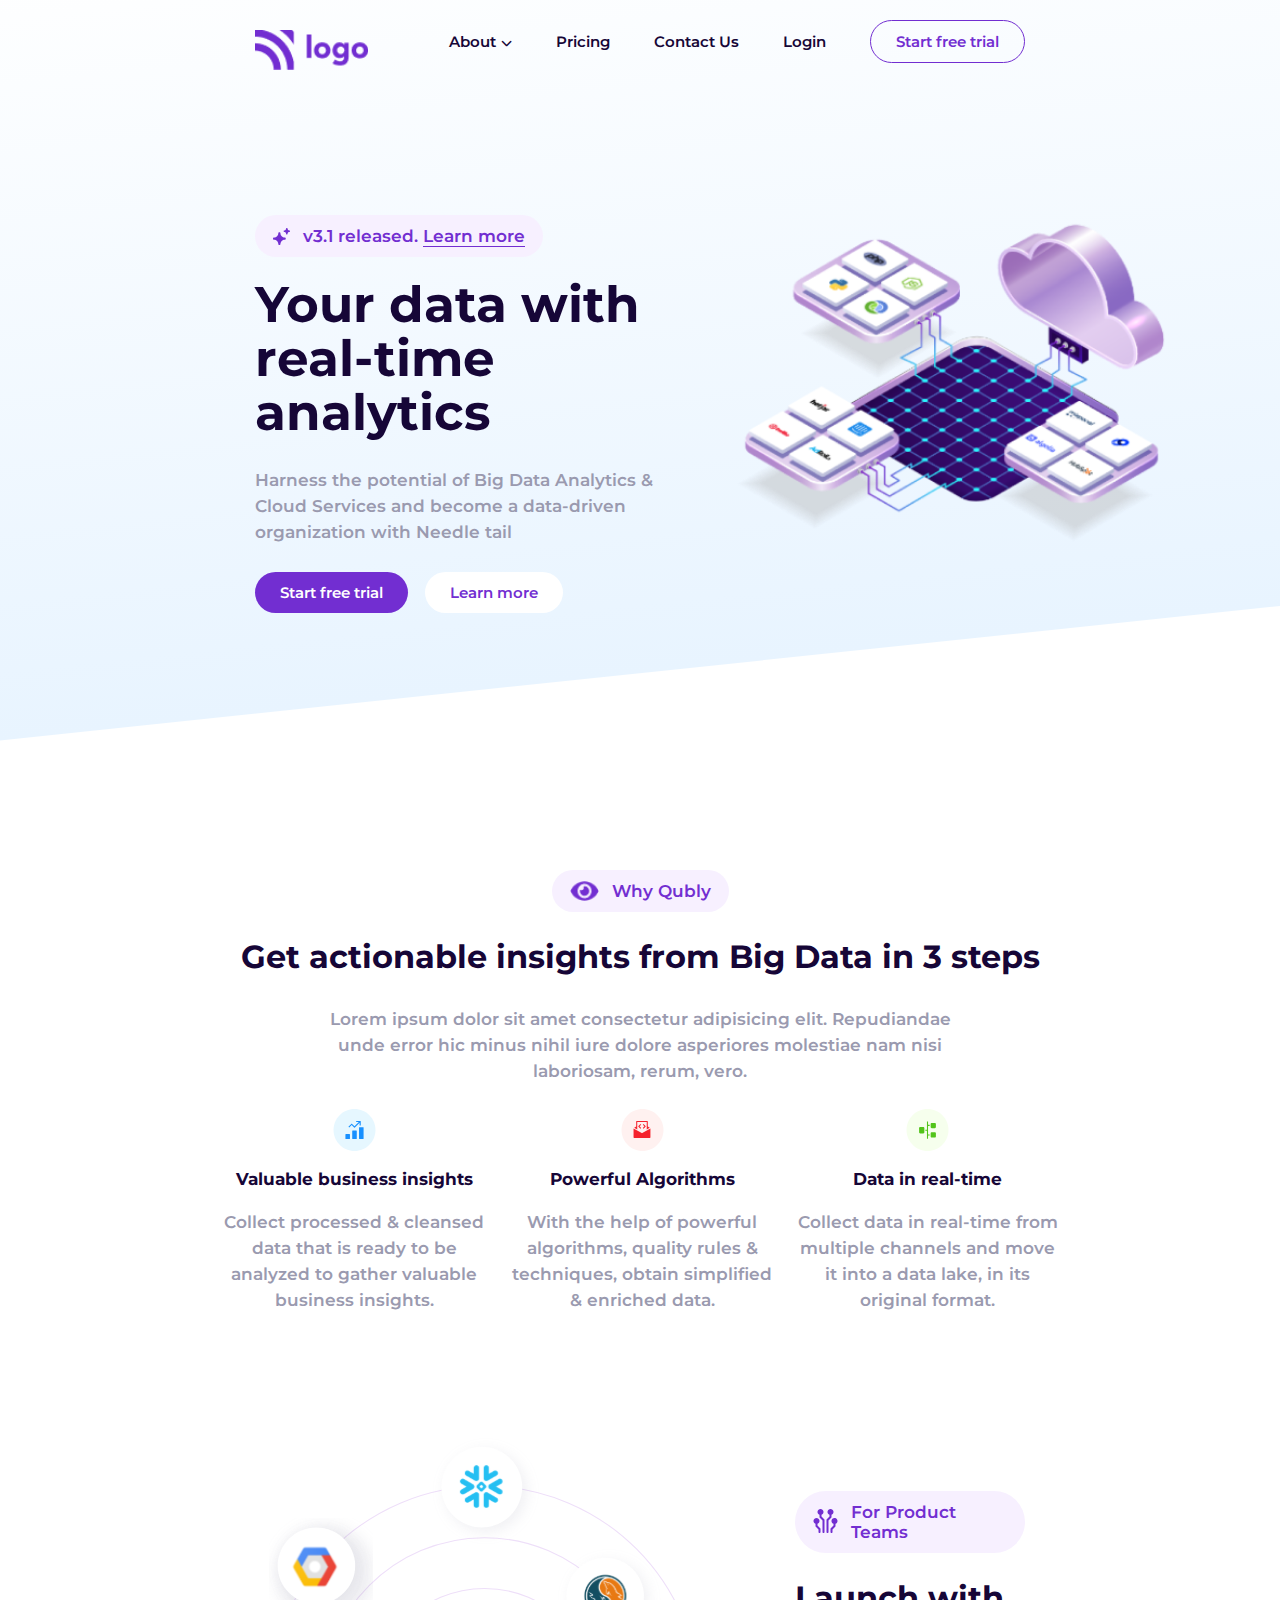
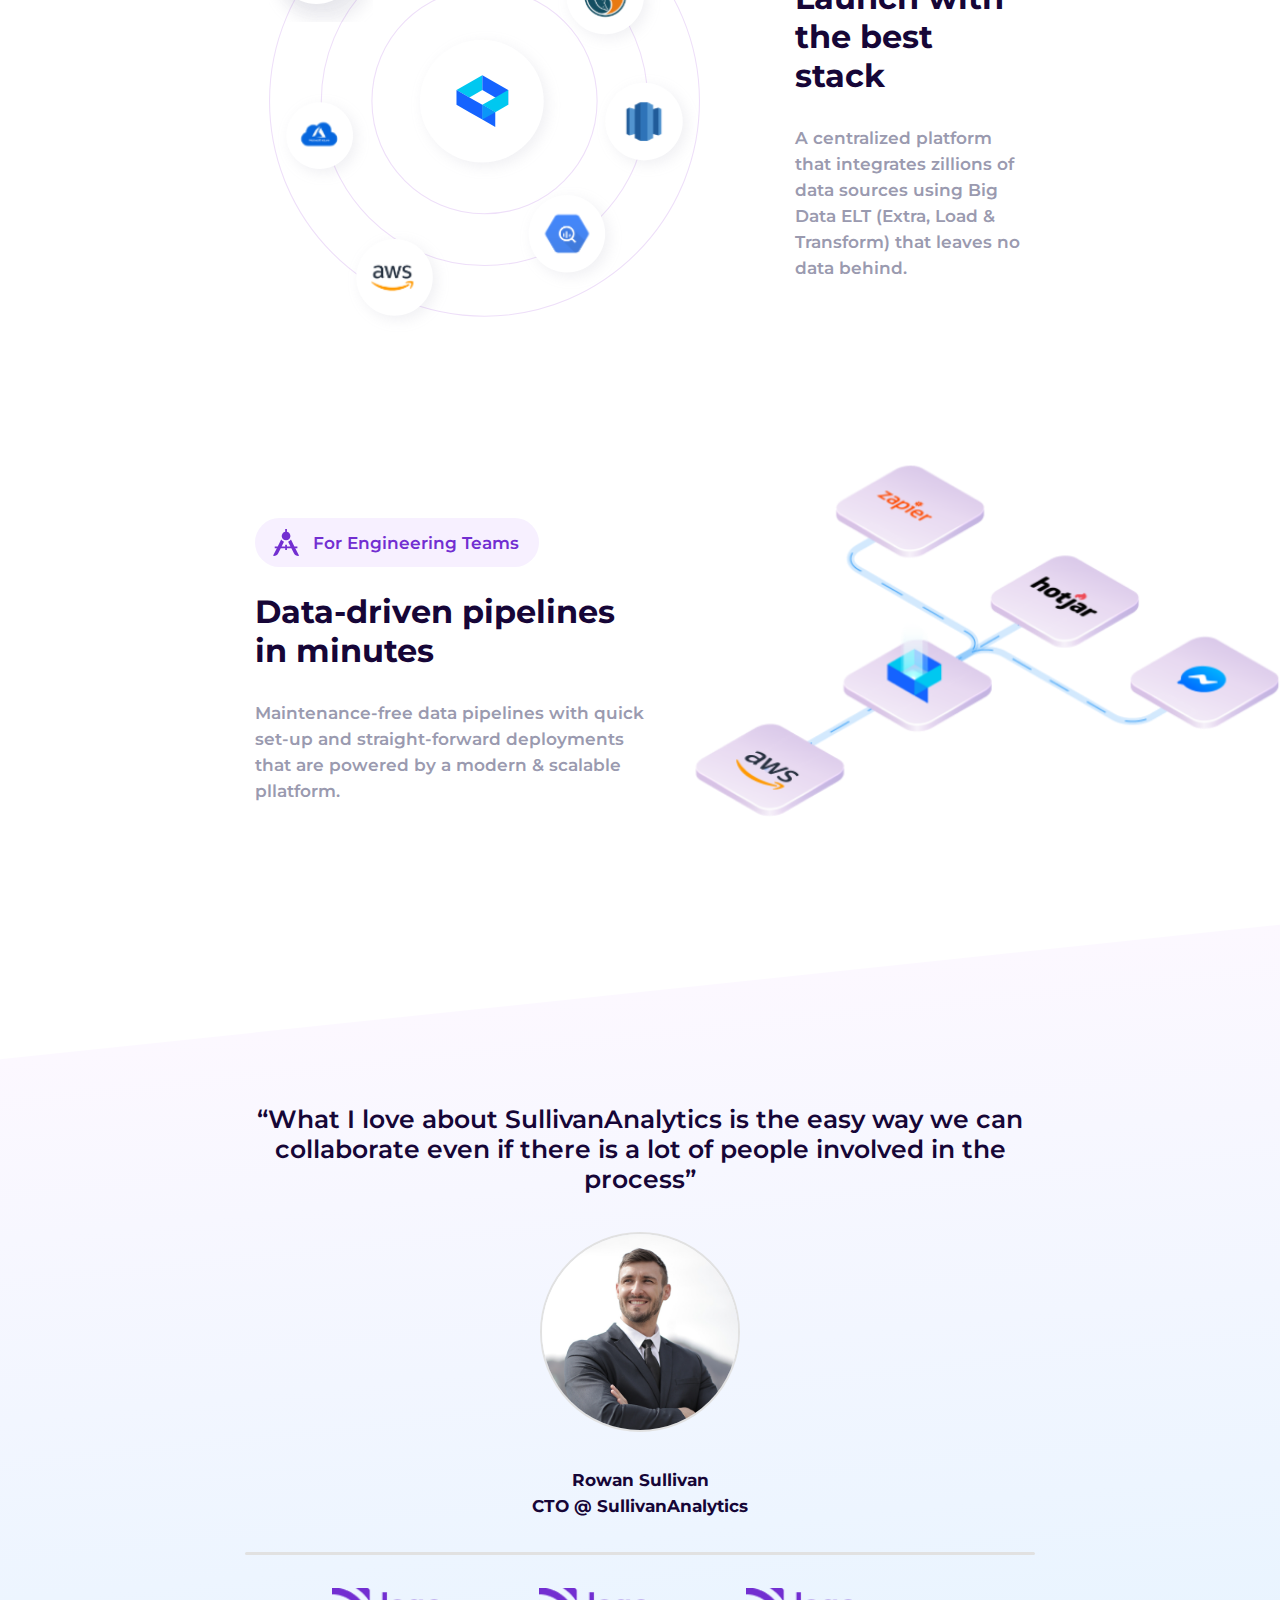
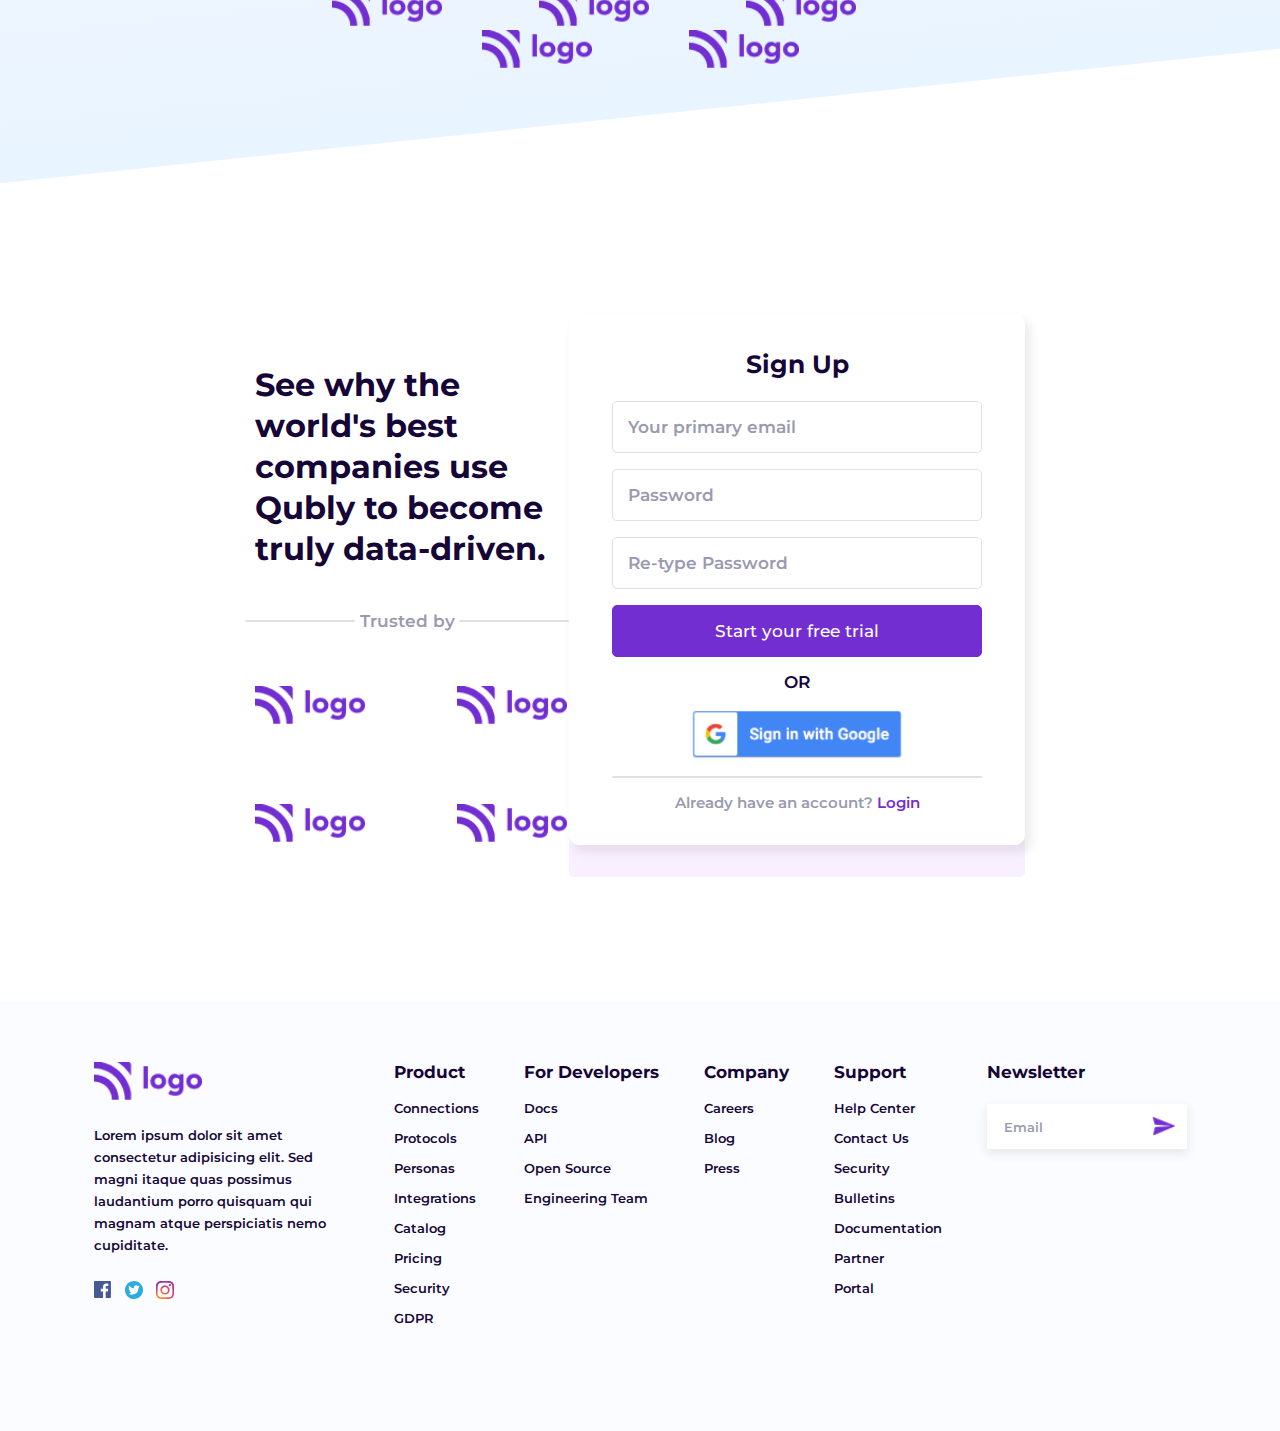
<file: project_5/index.html>
<!DOCTYPE html>
<html lang="en">
<head>
    <meta charset="UTF-8">
    <meta http-equiv="X-UA-Compatible" content="IE=edge">
    <meta name="viewport" content="width=device-width, initial-scale=1.0">
    <!-- Font -->
    <link rel="preconnect" href="https://fonts.googleapis.com">
    <link rel="preconnect" href="https://fonts.gstatic.com" crossorigin>
    <link href="https://fonts.googleapis.com/css2?family=Montserrat:wght@100;200;300;400;500;600;700;800;900&display=swap" rel="stylesheet">
    <!-- Font Awesome -->
    <link rel="stylesheet" href="https://cdnjs.cloudflare.com/ajax/libs/font-awesome/6.3.0/css/all.min.css" crossorigin="anonymous">
    <!-- Favicon -->
    <link rel="apple-touch-icon" sizes="180x180" href="./Assets/favicon/apple-touch-icon.png">
    <link rel="icon" type="image/png" sizes="32x32" href="./Assets/favicon/favicon-32x32.png">
    <link rel="icon" type="image/png" sizes="16x16" href="./Assets/favicon/favicon-16x16.png">
    <link rel="manifest" href="./Assets/favicon/site.webmanifest">
    <!-- CSS -->
    <link rel="stylesheet" href="style.css">
    <title>Project Five</title>
</head>
<body>
    <div class="main-container">
        <header>
            <nav class="nav-bar">
                <div>
                    <img src="./Assets/Logo.png" alt="logo" class="logo-1">
                </div>
                <div>
                    <ul class="nav-list">
                        <li>About</li>
                        <li>Pricing</li>
                        <li>Contact Us</li>
                        <li>Login</li>
                        <li><button type="button" class="start-free-trial-button-1">Start free trial</button></li>
                    </ul>
                </div>
            </nav>

            <section class="section-1">
                <div class="container-1">
                    <div class="left-side-1">
                        <div>
                            <img src="./Assets/edit-brightness.svg" alt="sparkle-icon" class="sparkle-icon-1">
                            <p>v3.1 released. <a href="#" class="learn-more" target="_blank">Learn more</a></p>
                        </div>
                        <h1>Your data with real-time analytics</h1>
                        <p>Harness the potential of Big Data Analytics & Cloud Services and become a data-driven organization with Needle tail</p>
                        <div class="button-group-1">
                            <button type="button" class="start-free-trial-button-2">Start free trial</button>
                            <button type="button" class="learn-more-button-1">Learn more</button>
                        </div>
                    </div>
                    <div class="right-side-1">
                        <img src="./Assets/image 1.png" alt="data-structure-image" class="image-1">
                    </div>
                </div>
            </section>

            <section class="section-2">
                <div class="background-gradient-1"></div>
            </section>
        </header>

        <main>
            <section class="section-3">
                <div class="container-2">
                    <div>
                        <img src="./Assets/Icon awesome-eye.png" alt="eye-icon" class="eye-icon">
                        <p>Why Qubly</p>
                    </div>
                    <h2>Get actionable insights from Big Data in 3 steps</h2>
                    <p>Lorem ipsum dolor sit amet consectetur adipisicing elit. Repudiandae unde error hic minus nihil iure dolore asperiores molestiae nam nisi laboriosam, rerum, vero.</p>
                    <div class="sub-container-1">
                        <div>
                            <img src="./Assets/chart-bar-33.svg" alt="chart-icon" class="chart-icon">
                            <h3>Valuable business insights</h3>
                            <p>Collect processed & cleansed data that is ready to be analyzed to gather valuable business insights.</p>
                        </div>
                        <div>
                            <img src="./Assets/newsletter-dev.svg" alt="algorithm-icon" class="algorithm-icon">
                            <h3>Powerful Algorithms</h3>
                            <p>With the help of powerful algorithms, quality rules & techniques, obtain simplified & enriched data.</p>
                        </div>
                        <div>
                            <img src="./Assets/timeline.svg" alt="timeline-icon" class="timeline-icon">
                            <h3>Data in real-time</h3>
                            <p>Collect data in real-time from multiple channels and move it into a data lake, in its original format.</p>
                        </div>
                    </div>
                </div>
            </section>

            <section class="section-4">
                <div class="container-3">
                    <div class="left-side-2">
                        <img src="./Assets/Group 21.svg" alt="image" class="image-2">
                    </div>
                    <div class="right-side-2">
                        <div>
                            <img src="./Assets/Group 11.svg" alt="circuit-icon" class="circuit-icon">
                            <p>For Product Teams</p>
                        </div>
                        <h2>Launch with the best stack</h2>
                        <p>A centralized platform that integrates zillions of data sources using Big Data ELT (Extra, Load & Transform) that leaves no data behind.</p>
                    </div>
                </div>
            </section>

            <section class="section-5">
                <div class="container-4">
                    <div class="left-side-3">
                        <div>
                            <img src="./Assets/Group 28.svg" alt="measuring-instrument" class="measuring-instrument-icon">
                            <p>For Engineering Teams</p>
                        </div>
                        <h2>Data-driven pipelines in minutes</h2>
                        <p>Maintenance-free data pipelines with quick set-up and straight-forward deployments that are powered by a modern & scalable pllatform.</p>
                    </div>
                    <div class="right-side-3">
                        <img src="./Assets/image 6.png" alt="image" class="image-3">
                    </div>
                </div>
            </section>

            <section class="section-6">
                <div class="container-5">
                    <q>What I love about SullivanAnalytics is the easy way we can collaborate even if there is a lot of people involved in the process</q>
                    <img src="./images/Profile.png" alt="Rowan-Sullivan" class="profile-picture">
                    <h3>Rowan Sullivan<br>CTO @ SullivanAnalytics</h3>
                    <div class="horizontal-line-1"></div>
                    <div class="logo-container-1">
                        <img src="./Assets/Logo.png" alt="logo" class="logo-2">
                        <img src="./Assets/Logo.png" alt="logo" class="logo-2">
                        <img src="./Assets/Logo.png" alt="logo" class="logo-2">
                        <img src="./Assets/Logo.png" alt="logo" class="logo-2">
                        <img src="./Assets/Logo.png" alt="logo" class="logo-2">
                    </div>
                </div>
                <div class="container-6">
                    <div class="background-gradient-2"></div>
                </div>
            </section>

            <section class="section-7">
                <div class="container-7">
                    <div class="left-side-4">
                        <h2>See why the world's best companies use Qubly to become truly data-driven.</h2>
                        <div>
                            <div class="horizontal-line-2"></div>
                            <p>Trusted by</p>
                            <div class="horizontal-line-3"></div>
                        </div>
                        <div class="logo-container-2">
                            <img src="./Assets/Logo.png" alt="logo" class="logo-3">
                            <img src="./Assets/Logo.png" alt="logo" class="logo-3">
                            <img src="./Assets/Logo.png" alt="logo" class="logo-3">
                            <img src="./Assets/Logo.png" alt="logo" class="logo-3">
                        </div>
                    </div>
                    <div class="right-side-4">
                        <form action="/action.php">
                            <h2>Sign Up</h2>
                            <input type="email" name="email" id="email" placeholder="Your primary email">
                            <input type="password" name="password" id="password" placeholder="Password">
                            <input type="password" name="password" id="re-type-password" placeholder="Re-type Password">
                            <input type="submit" value="Start your free trial" id="start-trial-button-2">
                            <p>OR</p>
                            <img src="./Assets/btn_google_signin_dark_normal_web@2x.svg" alt="google-sign-in" class="google-sign-in-button">
                            <div class="horizontal-line-4"></div>
                            <p>Already have an account? <span>Login</span></p>
                        </form>
                        <div class="shadow-rectangle"></div>
                    </div>
                </div>
            </section>
        </main>

        <footer>
            <section class="section-8">
                <div class="container-8">
                    <div class="sub-container-2">
                        <img src="./Assets/Logo.png" alt="logo" class="footer-logo">
                        <p>Lorem ipsum dolor sit amet consectetur adipisicing elit. Sed magni itaque quas possimus laudantium porro quisquam qui magnam atque perspiciatis nemo cupiditate.</p>
                        <div class="socials">
                            <img src="./Assets/facebook-icon.svg" alt="facebook" class="facebook">
                            <img src="./Assets/twitter-3.svg" alt="twitter" class="twitter">
                            <img src="./Assets/instagram-2016.svg" alt="instagram" class="instagram">
                        </div>
                    </div>
                    <ul class="sub-container-3">
                        <li><h4>Product</h4></li>
                        <li>Connections</li>
                        <li>Protocols</li>
                        <li>Personas</li>
                        <li>Integrations</li>
                        <li>Catalog</li>
                        <li>Pricing</li>
                        <li>Security</li>
                        <li>GDPR</li>
                    </ul>
                    <ul class="sub-container-4">
                        <li><h4>For Developers</h4></li>
                        <li>Docs</li>
                        <li>API</li>
                        <li>Open Source</li>
                        <li>Engineering Team</li>
                    </ul>
                    <ul class="sub-container-5">
                        <li><h4>Company</h4></li>
                        <li>Careers</li>
                        <li>Blog</li>
                        <li>Press</li>
                    </ul>
                    <ul class="sub-container-6">
                        <li><h4>Support</h4></li>
                        <li>Help Center</li>
                        <li>Contact Us</li>
                        <li>Security</li>
                        <li>Bulletins</li>
                        <li>Documentation</li>
                        <li>Partner</li>
                        <li>Portal</li>
                    </ul>
                    <form class="sub-container-7">
                        <h4>Newsletter</h4>
                        <div>
                            <input type="email" name="newsletter-email" id="newsletter-email" placeholder="Email">
                            <img src="./Assets/Icon ionic-ios-send.png" alt="send-icon" class="send-icon"> 
                        </div>
                    </form>
                </div>
            </section>
        </footer>
    </div>
</body>
</html>
</file>
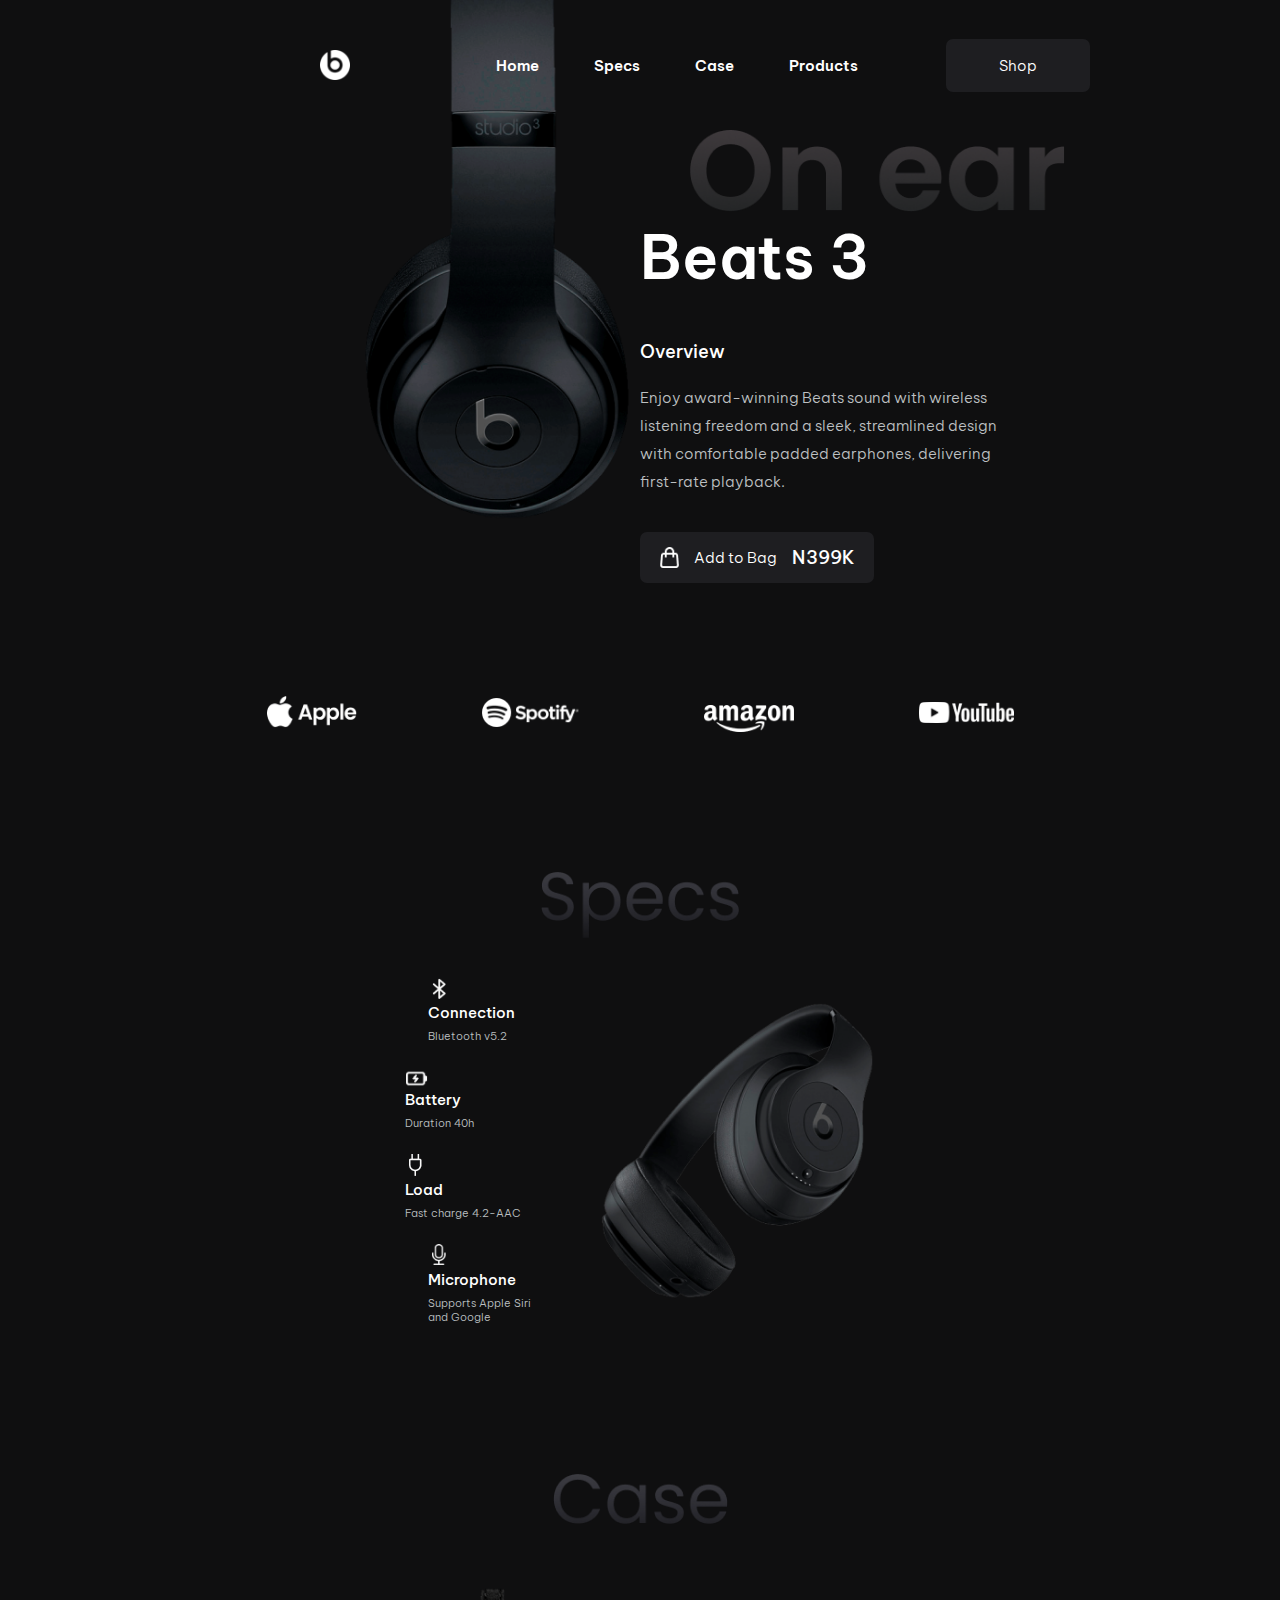
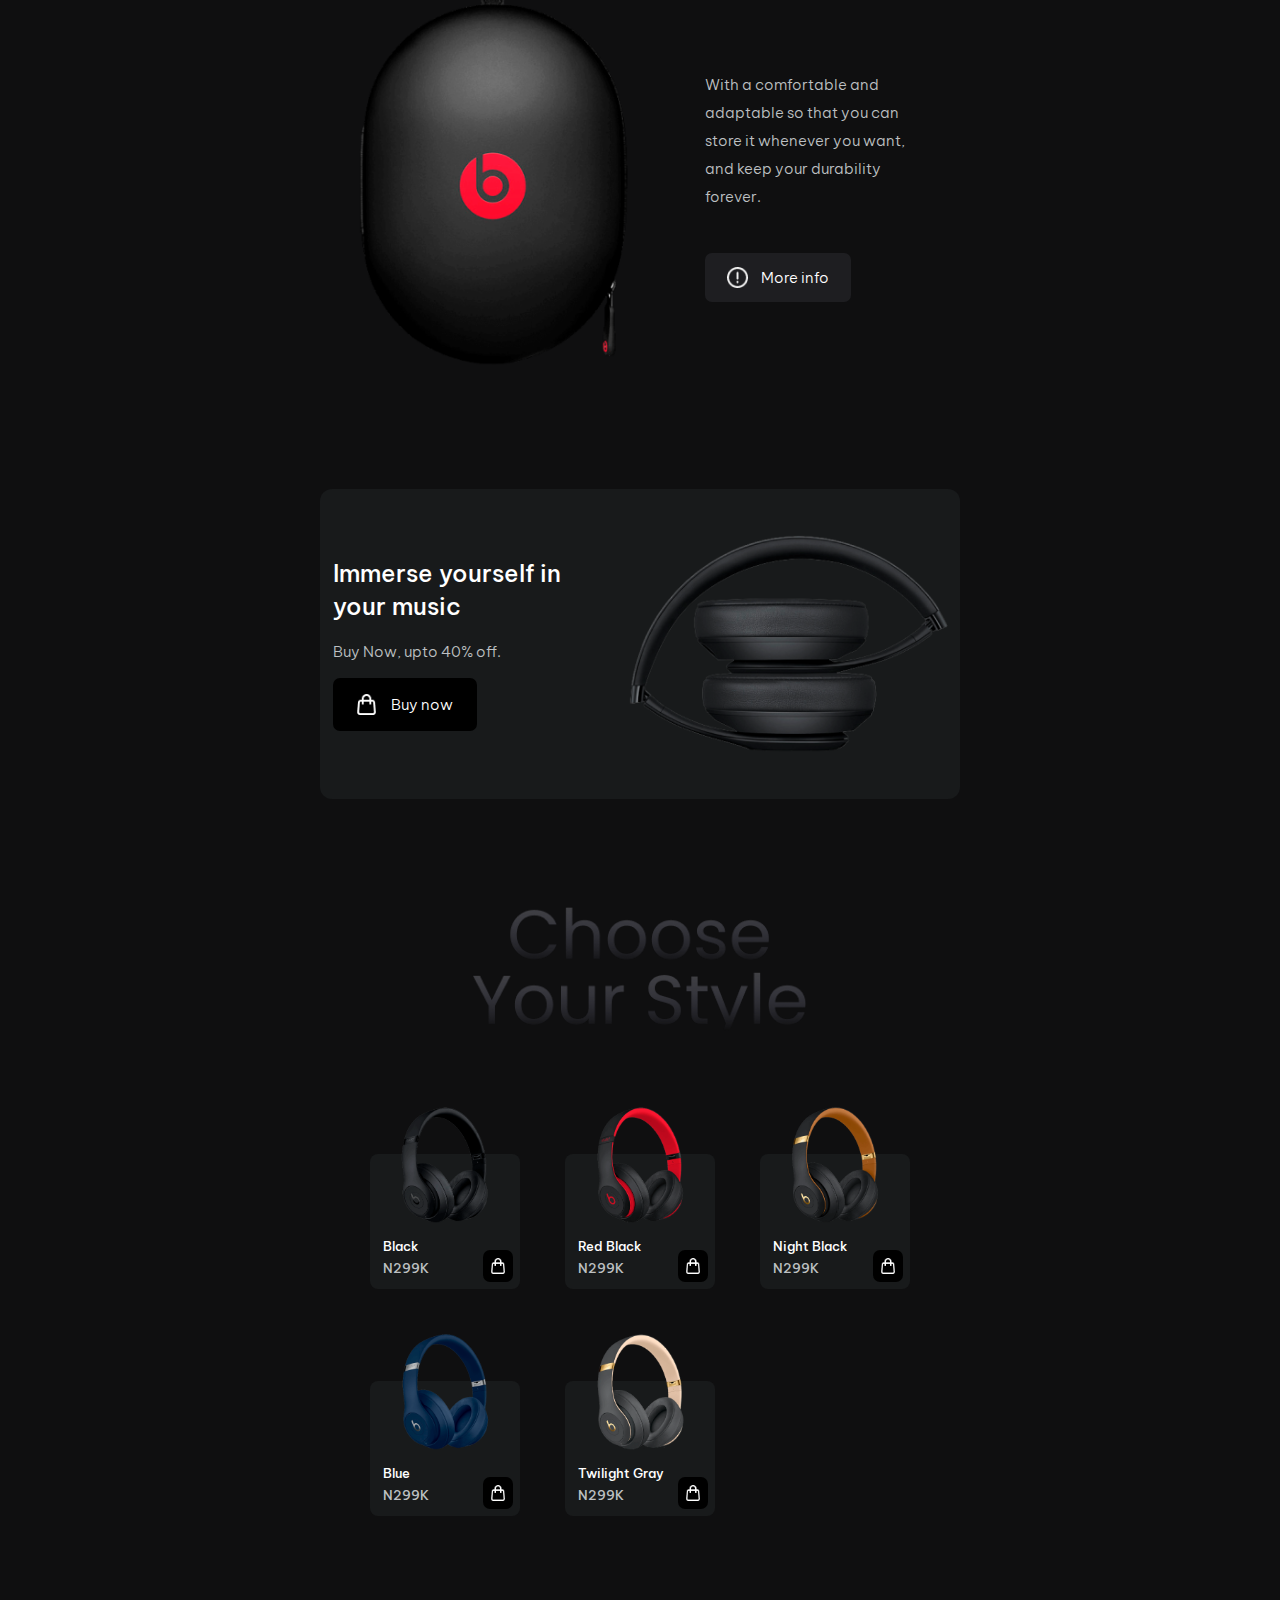
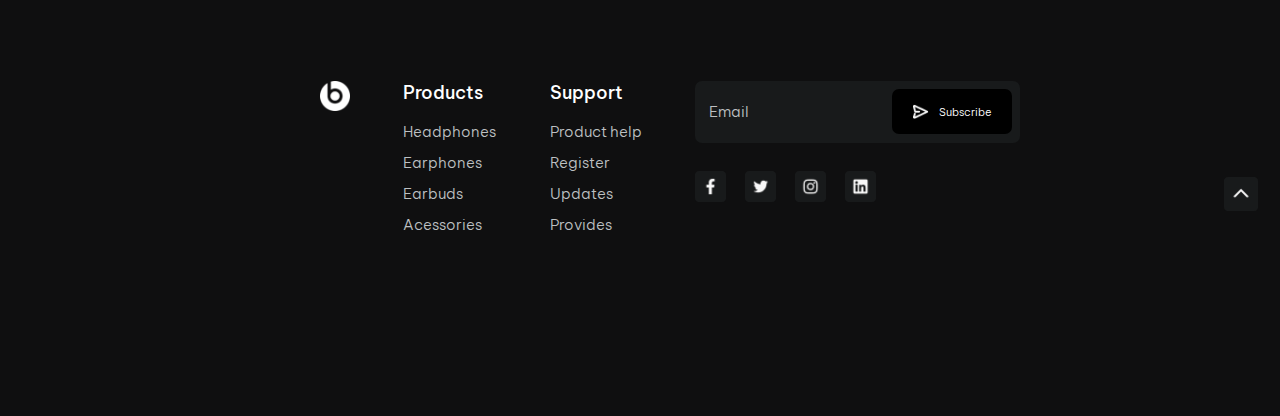
<file: project_6/index.html>
<!DOCTYPE html>
<html lang="en">
<head>
    <meta charset="UTF-8">
    <meta http-equiv="X-UA-Compatible" content="IE=edge">
    <meta name="viewport" content="width=device-width, initial-scale=1.0">
    <!-- Font -->
    <link rel="preconnect" href="https://fonts.googleapis.com">
    <link rel="preconnect" href="https://fonts.gstatic.com" crossorigin>
    <link href="https://fonts.googleapis.com/css2?family=Be+Vietnam+Pro:wght@100;200;300;400;500;600;700;800;900&display=swap" rel="stylesheet">
    <!-- Favicon -->
    <link rel="apple-touch-icon" sizes="180x180" href="./Icons/Favicon/apple-touch-icon.png">
    <link rel="icon" type="image/png" sizes="32x32" href="./Icons/Favicon/favicon-32x32.png">
    <link rel="icon" type="image/png" sizes="16x16" href="./Icons/Favicon/favicon-16x16.png">
    <link rel="manifest" href="./Icons/Favicon/site.webmanifest">
    <!-- CSS -->
    <link rel="stylesheet" href="style.css">
    <title>Project Six</title>
</head>
<body>
    <div class="main-container">
        <header>
            <nav class="nav-bar">
                <div>
                    <img src="./Photos/beats-logo.png" alt="logo" class="logo">
                </div>
                <div>
                    <ul class="nav-list">
                        <li>Home</li>
                        <li>Specs</li>
                        <li>Case</li>
                        <li>Products</li>
                        <li><button type="button" class="shop-button">Shop</button></li>
                    </ul>
                </div>
            </nav>

            <section class="section-1">
                <div class="container-1">
                    <div class="left-side-1">
                        <img src="./Photos/mainImage.png" alt="beats-3-headphone" class="headphone-image-1">
                    </div>
                    <div class="right-side-1">
                        <div>
                            <img src="./Photos/onEar.png" alt="on-ear" class="text-1">
                        </div>
                        <h1>Beats 3</h1>
                        <h3>Overview</h3>
                        <p>Enjoy award-winning Beats sound with wireless listening freedom and a sleek, streamlined design with comfortable padded earphones, delivering first-rate playback.</p>
                        <button type="button" class="add-to-bag-button"><img src="./Icons/shoppingBag.png" alt="shopping-bag-icon" class="shopping-bag-icon">Add to Bag <span>N399K</span></button>
                    </div>
                </div>
            </section>
        </header>

        <main>
            <section class="section-2">
                <div class="music-partners">
                    <img src="./Photos/appleLogo.png" alt="apple" class="apple">
                    <img src="./Photos/spotifyLogo.png" alt="spotify" class="spotify">
                    <img src="./Photos/amazonLogo.png" alt="amazon" class="amazon">
                    <img src="./Photos/youtubeLogo.png" alt="youtube" class="youtube">
                </div>
            </section>

            <section class="section-3">
                <div class="container-2">
                    <div>
                        <img src="./Photos/specsLogo.png" alt="specs" class="text-2">
                    </div>
                    <div class="sub-container-1">
                        <div class="left-side-2">
                            <div>
                                <img src="./Icons/bluetooth.png" alt="bluetooth" class="bluetooth">
                                <p class="main-spec">Connection</p>
                                <p class="sub-spec">Bluetooth v5.2</p>
                            </div>
                            <div>
                                <img src="./Icons/battery.png" alt="battery" class="battery">
                                <p class="main-spec">Battery</p>
                                <p class="sub-spec">Duration 40h</p>
                            </div>
                            <div>
                                <img src="./Icons/charger.png" alt="charger" class="load">
                                <p class="main-spec">Load</p>
                                <p class="sub-spec">Fast charge 4.2-AAC</p>
                            </div>
                            <div>
                                <img src="./Icons/mic.png" alt="microphone" class="microphone">
                                <p class="main-spec">Microphone</p>
                                <p class="sub-spec">Supports Apple Siri and Google</p>
                            </div>
                        </div>
                        <div class="right-side-2">
                            <img src="./Photos/specsImage.png" alt="beats-3-headphone" class="headphone-image-2">
                        </div>
                    </div>
                </div>
            </section>

            <section class="section-4">
                <div class="container-3">
                    <div>
                        <img src="./Photos/caseLogo.png" alt="case" class="text-3">
                    </div>
                    <div class="sub-container-2">
                        <div class="left-side-3">
                            <img src="./Photos/caseImage.png" alt="beats-3-case" class="headphone-case-image">
                        </div>
                        <div class="right-side-3">
                            <p>With a comfortable and adaptable so that you can store it whenever you want, and keep your durability forever.</p>
                            <button type="button" class="more-info-button"><img src="./Icons/group.png" alt="more-info-icon" class="more-info-icon">More info</button>
                        </div>
                    </div>
                </div>
            </section>

            <section class="section-5">
                <div class="container-4">
                    <div class="left-side-4">
                        <h3>Immerse yourself in your music</h3>
                        <p>Buy Now, upto 40% off.</p>
                        <button type="button" class="buy-now-button"><img src="./Icons/shoppingBag.png" alt="shopping-bag-icon" class="shopping-bag-icon">Buy now</button> 
                    </div>
                    <div class="right-side-4">
                        <img src="./Photos/buyNowSectionImage.png" alt="beats-3-headphone" class="headphone-image-3">
                    </div>
                </div>
            </section>

            <section class="section-6">
                <div class="container-5">
                    <div>
                        <img src="./Photos/productLogo.png" alt="choose-your-style" class="text-4">
                    </div>
                    <div class="sub-container-3">
                        <div class="box">
                            <img src="./Photos/black.png" alt="beats-3-headphone" class="headphone-image-4">
                            <div class="inner-box">
                                <div class="sub-inner-box">
                                    <div>
                                        <p>Black</p>
                                        <p>N299K</p>
                                    </div>
                                    <div class="add-to-bag-button-2">
                                        <img src="./Icons/shoppingBag.png" alt="shopping-bag-icon" class="shopping-bag-icon-2"> 
                                    </div>
                                </div>
                            </div>
                        </div>
                        <div class="box">
                            <img src="./Photos/redBlack.png" alt="beats-3-headphone" class="headphone-image-4">
                            <div class="inner-box">
                                <div class="sub-inner-box">
                                    <div>
                                        <p>Red Black</p>
                                        <p>N299K</p>
                                    </div>
                                    <div class="add-to-bag-button-2">
                                        <img src="./Icons/shoppingBag.png" alt="shopping-bag-icon" class="shopping-bag-icon-2"> 
                                    </div>
                                </div>
                            </div>
                        </div>
                        <div class="box">
                            <img src="./Photos/nightBlack.png" alt="beats-3-headphone" class="headphone-image-4">
                            <div class="inner-box">
                                <div class="sub-inner-box">
                                    <div>
                                        <p>Night Black</p>
                                        <p>N299K</p>
                                    </div>
                                    <div class="add-to-bag-button-2">
                                        <img src="./Icons/shoppingBag.png" alt="shopping-bag-icon" class="shopping-bag-icon-2"> 
                                    </div>
                                </div>
                            </div>
                        </div>
                        <div class="box">
                            <img src="./Photos/blue.png" alt="beats-3-headphone" class="headphone-image-4">
                            <div class="inner-box">
                                <div class="sub-inner-box">
                                    <div>
                                        <p>Blue</p>
                                        <p>N299K</p>
                                    </div>
                                    <div class="add-to-bag-button-2">
                                        <img src="./Icons/shoppingBag.png" alt="shopping-bag-icon" class="shopping-bag-icon-2"> 
                                    </div>
                                </div>
                            </div>
                        </div>
                        <div class="box">
                            <img src="./Photos/twilightGray.png" alt="beats-3-headphone" class="headphone-image-4">
                            <div class="inner-box">
                                <div class="sub-inner-box">
                                    <div>
                                        <p>Twilight Gray</p>
                                        <p>N299K</p>
                                    </div>
                                    <div class="add-to-bag-button-2">
                                        <img src="./Icons/shoppingBag.png" alt="shopping-bag-icon" class="shopping-bag-icon-2"> 
                                    </div>
                                </div>
                            </div>
                        </div>
                    </div>
                </div>
            </section>
        </main>

        <footer>
            <section class="section-7">
                <div class="footer-container-1">
                    <div>
                        <img src="./Photos/beats-logo.png" alt="logo" class="footer-logo">
                    </div>
                    <ul class="sub-container-4">
                        <li><h4>Products</h4></li>
                        <li>Headphones</li>
                        <li>Earphones</li>
                        <li>Earbuds</li>
                        <li>Acessories</li>
                    </ul>
                    <ul class="sub-container-5">
                        <li><h4>Support</h4></li>
                        <li>Product help</li>
                        <li>Register</li>
                        <li>Updates</li>
                        <li>Provides</li>
                    </ul>
                    <div>
                        <form>
                            <input type="email" name="email" id="email" placeholder="Email">
                            <button type="submit" class="subscribe-button"><img src="./Icons/rightArrow.png" alt="arrow" class="right-arrow">Subscribe</button>
                        </form>
                        <div class="socials">
                            <img src="./Icons/facebook.png" alt="facebook" class="facebook">
                            <img src="./Icons/twitter.png" alt="twitter" class="twitter">
                            <img src="./Icons/instagram.png" alt="instagram" class="instagram">
                            <img src="./Icons/linkedin.png" alt="linkedin" class="linkedin">
                        </div>
                    </div>
                </div>
                <div class="footer-container-2">
                    <img src="./Icons/upArrow.png" alt="arrow" class="up-arrow">
                </div>
            </section>
        </footer>
    </div>
</body>
</html>
</file>
<file: project_1/style.css>
* {
    margin: 0;
    padding: 0;
    box-sizing: border-box;
    list-style: none;
    font-family: 'Manrope', sans-serif;
}

body {
    background-color: #151515;
    color: #ffffff;
    max-width: 1600px;
    width: 100%;
    margin: auto;
    overflow-x: hidden;
}

.nav-bar {
    display: flex;
    align-items: center;
    justify-content: space-between;
    height: 6.2rem;
}

.nav-bar > div:first-child {
    display: flex;
    margin-left: 7.1rem;
}

.logo {
    width: 150px;
}

.nav-list {
    display: flex;
    align-items: center;
}

.nav-list li {
    margin-right: 3rem;
    font-size: 1rem;
    font-weight: 500;
}

.nav-items {
    display: flex;
    align-items: center;
    margin-right: 5.8rem;
    font-size: 1rem;
    font-weight: 500;
}

.nav-list > li:nth-child(4) {
    margin-right: 0;
}

.nav-item-1 {
    display: flex;
    align-items: center;
    margin-right: 3.8rem;
}

.nav-item-1 p {
    margin-right: 0.8rem;
}

.down-arrow {
    height: 11px;
}

.nav-item-2 {
    display: flex;
    align-items: center;
    position: relative;
}

.pink-bg-1 {
    position: absolute;
    right: 65%;
    z-index: -1;
}

.section-1 {
    margin-top: 6.3rem;
}

.head-container {
    position: relative;
}

.head-container h1 {
    font-size: 5.875rem;
    font-weight: 500;
    width: 73%;
    margin-left: 5.8rem;
}

.pink-text {
    color: #f637ec;
    font-weight: 800;
}

.head-container > p {
    font-size: 1.5rem;
    font-weight: 400;
    color: #d3d3d3;
    width: 45%;
    margin-top: 2.5rem;
    margin-left: 5.8rem;
}

.get-started {
    display: flex;
    align-items: center;
    margin-top: 6.3rem;
    margin-left: 5.8rem;
    position: relative;
}

.get-started p {
    font-size: 1.6rem;
    font-weight: 700;
    padding-left: 2.5rem;
    padding-right: 0.9rem;
}

.pink-bg-2 {
    width: 85px;
    position: absolute;
    left: 0%;
    z-index: -1;
}

.right-arrow-1 {
    width: 65px;
}

.stats {
    display: flex;
    align-items: center;
    margin-top: 6rem;
    margin-left: 5.8rem;
}

.stats-1, .stats-2 {
    display: flex;
    align-items: center;
    width: 17.7rem;
}

.stats > div:nth-child(2) {
    display: flex;
    margin: 0 3rem;
}

.dividing-line-1 {
    width: 2.1px;
}

.stats-1 p:nth-child(1), .stats-2 p:nth-child(1) {
    font-size: 3.3rem;
    font-weight: 700;
    margin-right: 1.3rem;
}

.stats-1 p:nth-child(2), .stats-2 p:nth-child(2) {
    font-size: 1.5rem;
    font-weight: 500;
}

.front-cards {
    position: absolute;
    top: -11%;
    right: -16.8%;
    width: 67%;
    z-index: -1;
    overflow-x: hidden;
}

.back-cards {
    position: absolute;
    top: -21.5%;
    right: -2%;
    width: 67%;
    z-index: -2;
}

.section-2 {
    margin-top: 12.5rem;
}

.logo-container {
    display: flex;
    align-items: center;
    justify-content: center;
    height: 16rem;
    background-color: #292929;
}

.logo-item {
    width: 150px;
    margin-right: 6rem;
}

.logo-container > img:nth-child(5) {
    margin-right: 0;
}

.section-3 {
    margin-top: 9.5rem;
}

.container-1 {
    margin-left: 5.8rem;
    display: flex;
}

.container-1 h2 {
    font-size: 5.25rem;
    font-weight: 500;
    width: 50%;
}

.container-1 p {
    font-size: 1.5rem;
    font-weight: 400;
    margin-left: 9rem;
    margin-top: 5rem;
    width: 31.8%;
    color: #d3d3d3;
}

.section-4 {
    margin-top: 9.5rem;
}

.box-container-1 {
    display: flex;
    justify-content: center;
}

.box-1, .box-2, .box-3 {
    height: 390px;
    width: 400px;
    display: flex;
    justify-content: center;
    align-items: center;
    text-align: center;
    margin-right: 2.7rem;
    margin-top: 4rem;
    border: 1px solid #ffffff;
    background-color: #272727;
}

.box-2 {
    margin-top: 0;
    border: 3.5px solid #ffffff;
    background-color: #514f4e; 
}

.box-3 {
    margin-right: 0;
}

.icon-in-box {
    width: 165px;
}

.sub-container-1 p {
    font-size: 2rem;
    font-weight: 500;
    margin-top: 2.2rem;
}

.box-2 .sub-container-1 p {
    width: 87%;
    margin: auto;
    margin-top: 1rem;
}

.section-5 {
    margin-top: 11.7rem;
}

.container-2 {
    text-align: center;
    background-color: #fceffb;
    padding-top: 9.5rem;
    height: 95.625rem;
    position: relative;
}

.container-2 h2 {
    font-size: 5.25rem;
    font-weight: 500;
    width: 65%;
    color: #151515;
    margin: auto;
}

.container-2 p {
    font-size: 1.5rem;
    font-weight: 400;
    width: 55%;
    margin: auto;
    margin-top: 4rem;
    color: #434143
}

.vertical-cards {
    width: 1250px;
    position: absolute;
    bottom: 0%;
    left: 0%;
    right: 0%;
    margin: auto;
}

.section-6 {
    margin-top: 9.5rem;
}

.container-3 h2 {
    font-size: 5.25rem;
    font-weight: 500;
    width: 75%;
    text-align: center;
    margin: auto;
}

.container-3 > p {
    font-size: 1.5rem;
    font-weight: 400;
    width: 45%;
    margin: auto;
    margin-top: 4rem;
    text-align: center;
    color: #d3d3d3;
}

.box-container-2 {
    margin-top: 9.5rem;
    display: grid;
    grid-template-columns: 550px 550px;
    gap: 5.5rem 6.5rem;
    justify-content: center;
}

.rectangle-box-1, .rectangle-box-2, .rectangle-box-3, .rectangle-box-4 {
    background-color: #1e1f24;
    padding: 1.7rem 2rem;
    border: 1px solid #ffffff;
}

.rectangle-box-1 {
    border: 3.5px solid #ffffff;
    background-color: #514f4e;
}

.five-stars, .four-stars {
    width: 200px;
}

.review {
    font-size: 1.188rem;
    font-weight: 400;
    margin-top: 1.7rem;
}

.sub-container-2 {
    margin-top: 1.7rem; 
}

.sub-container-2 > p:nth-child(1) {
    font-size: 1.188rem;
    font-weight: 400;
}

.sub-container-2 > p:nth-child(2) {
    font-size: 1.063rem;
    font-weight: 400;
}

.circle-container {
    margin-top: 7.8rem;
    display: flex;
    justify-content: center;
}

.circle-container div {
    height: 21px;
    width: 21px;
    border-radius: 50px;
    margin-right: 1.1rem;
    background-color: #444444;
}

.circle-4 {
    margin-right: 0; 
}

.circle-container .circle-1 {
    width: 110px;
    background-color: #f637ec;
    box-shadow: 0px 0px 90px 1px #f637ec;
}

.section-7 {
    margin-top: 9.5rem;
}

.container-4 {
    width: 100%;
    height: 615px;
    padding-top: 8rem;
    position: relative;
}

.container-4 h2 {
    font-size: 5.25rem;
    font-weight: 500;
    width: 70%;
    text-align: center;
    margin: auto;
    color: #ffffff;
}

.black-text {
    color: #151515;
    font-weight: 800;
}

.get-started-2 {
    display: flex;
    align-items: center;
    width: 18.75rem;
    margin: auto;
    margin-top: 4.2rem;
    position: relative;
}

.get-started-2 p {
    font-size: 1.6rem;
    font-weight: 700;
    padding-left: 2.5rem;
    padding-right: 0.9rem;
}

.pink-bg-3 {
    width: 85px;
    position: absolute;
    left: 0%;
    z-index: -1;
}

.right-arrow-1 {
    width: 65px;
}

.pink-rectangle-1, .pink-rectangle-2 {
    width: 100%;
    position: absolute;
    top: 0%;
    z-index: -2;
}

.left-design {
    position: absolute;
    bottom: 15%;
    z-index: -1; 
}

.right-design {
    position: absolute;
    bottom: 6%;
    right: 0%;
    z-index: -1;
}

.section-8 {
    margin-top: 0.5rem;
}

.container-5 {
    display: flex;
    justify-content: center;
    align-items: center;
    height: 19.5rem;
    position: relative;
}

.footer-logo {
    display: flex;
    margin-left: 7.1rem;
    position: absolute;
    left: 0%;
}

.footer-logo img {
    width: 150px;
}

.footer-list {
    display: flex;
    align-items: center;
}

.footer-list li {
    margin-right: 3rem;
    font-size: 1rem;
    font-weight: 500;
}

.footer-list > li:nth-child(4) {
    margin-right: 0;
}

@media screen and (min-width: 1601px) {
    .front-cards {
        right: 0%;
        opacity: 45%;
    }

    .back-cards {
        right: 4%;
    }
}
</file>
<file: project_3/style.css>
* {
    margin: 0;
    padding: 0;
    box-sizing: border-box;
    list-style: none;
    font-family: 'Poppins', sans-serif;
}

body {
    max-width: 1600px;
    width: 100%;
    margin: auto;
    overflow-x: hidden;
    color: #121212;
    background-color: #ffffff;
}

header {
    color: #ffffff;
    position: relative;
}

.nav-bar {
    display: flex;
    position: relative;
    height: 7rem;
}

.nav-bar > div:first-child {
    display: flex;
    align-items: center;
    margin-left: 8rem;
}

.logo {
    width: 152px;
}

.nav-bar > div:nth-child(2) {
    margin-left: 7.5rem;
}

.nav-list {
    display: flex;
    align-items: center;
    margin-top: 2rem;
}

.nav-list li {
    font-size: 1rem;
    font-weight: 500;
    margin-right: 2.5rem;
}

.nav-list > li:last-child {
    margin-right: 0;
}

.nav-bar > div:nth-child(3) {
    margin-right: 8rem;
    position: absolute;
    right: 0%;
}

.nav-list-2 {
    display: flex;
    align-items: center;
    margin-top: 1.3rem;
}

.nav-list-2 li {
    font-size: 1rem;
    font-weight: 500;
    margin-right: 1.5rem;
}

.nav-list-2 > li:last-child {
    margin-right: 0;
}

.sign-up-button {
    font-size: 1rem;
    font-weight: 500;
    padding: 0.8rem 2.2rem;
    border: none;
    color: #ffffff;
    background-color: #F4694C;
}

.section-1 {
    display: flex;
    margin-top: 6.2rem;
    padding-bottom: 4rem;
}

.left-side-1 {
    width: 50%;
    margin-left: 8rem;
}

.left-side-1 h1 {
    font-size: 3.25rem;
    font-weight: 800;
    width: 95%;
}

.left-side-1 p {
    font-size: 1rem;
    font-weight: 500;
    width: 85%;
    margin-top: 1.1rem;
    color: #929090;
}

.button-group-1 {
    margin-top: 2.8rem;
}

.get-started-button-1 {
    font-size: 1.063rem;
    font-weight: 600;
    padding: 1rem 2.4rem;
    margin-right: 1.3rem;
    border: 2.3px solid #F4694C;
    color: #ffffff;
    background-color: #F4694C;
}

.learn-more-button-1 {
    font-size: 1.063rem;
    font-weight: 500;
    padding: 1rem 2.4rem;
    border: 2.3px solid #ffffff;
    color: #ffffff;
    background-color: transparent;
}

.right-side-1 {
    display: flex;
    flex-direction: column;
    justify-content: flex-end;
    width: 50%;
    height: 25.25rem;
    margin: 3.5rem 8rem 0 0;
    position: relative;
}

.play-button {
    width: 85px;
    position: absolute;
    top: 10%;
    left: 51%;
}

.right-sub-container {
    display: flex;
    justify-content: flex-end;
}

.dash {
    width: 45px;
    align-self: flex-start;
    margin-top: 1.2rem;
    margin-right: 0.9rem;
}

.right-sub-container h3 {
    font-size: 1.625rem;
    font-weight: 500;
    width: 42%;
}

.next-arrow {
    width: 67px;
    align-self: flex-end;
    margin-bottom: 0.6rem;
    margin-left: 3.1rem;
}

.background-image {
    width: 100%;
    position: absolute;
    bottom: 0%;
    z-index: -2;
}

.color-overlay-1 {
    position: absolute;
    top: 0%;
    right: 0%;
    bottom: 0%;
    left: 0%;
    background-color: #000000;
    z-index: -1;
    opacity: 55%;
}

.section-3 {
    margin-top: 12rem;
}

.container-2 h2 {
    font-size: 2.75rem;
    font-weight: 700;
    text-align: center;
    width: 50%;
    margin: auto;
}

.sub-container-1 {
    display: flex;
    justify-content: center;
    margin: 4.2rem 8rem 0 8rem;
}

.rectangular-card-1, .rectangular-card-2, .rectangular-card-3, .rectangular-card-4 {
    width: 305px;
    height: 385px;
    margin-right: 1.6rem;
    overflow: hidden;
    position: relative;
}

.rectangular-card-4 {
    margin-right: 0;
}

.game-image-1 {
    height: 100%;
    position: absolute;
    right: -29%;
    z-index: -1;
}

.game-image-2 {
    height: 100%;
    position: absolute;
    right: -64%;
    z-index: -1;
}

.game-image-3 {
    height: 100%;
    position: absolute;
    right: -52.5%;
    z-index: -1;
}

.game-image-4 {
    height: 100%;
    position: absolute;
    right: -58%;
    z-index: -1;
}

.game-info-1 {
    display: flex;
    justify-content: space-between;
    align-items: center;
    height: 31%;
    padding: 0 1rem;
    position: absolute;
    right: 0%;
    bottom: 0%;
    left: 0%;
    color: #ffffff;
    background-color: #ffffff45;
    backdrop-filter: blur(15px);
}

.game-info-1 > div:first-child > h3 {
    font-size: 1.063rem;
    font-weight: 600;
}

.game-info-1 > div:first-child > p {
    font-size: 1rem;
    font-weight: 500;
    margin-top: 0.4rem;
    color: #aaaaaa;
}

.five-stars {
    width: 90px;
    margin-top: 0.5rem;
}

.download-button-1 {
    font-size: 1rem;
    font-weight: 500;
    padding: 0.7rem 1rem;
    border: none;
    color: #ffffff;
    background-color: #F4694C;
}

.section-4 {
    margin-top: 12rem;
}

.container-3 {
    display: flex;
    justify-content: space-between;
    align-items: flex-start;
    margin: 0 8rem;
}

.left-side-2 {
    width: 535px;
    height: 415px;
    margin-right: 3rem;
    overflow: hidden;
    position: relative;
}

.game-image-5 {
    height: 100%;
    position: absolute;
    right: -21.5%;
}

.right-side-2 {
    width: 49.5%;
}

.right-side-2 h2 {
    font-size: 2.75rem;
    font-weight: 700;
}

.right-side-2 p {
    font-size: 1rem;
    font-weight: 500;
    width: 95%;
    line-height: 1.9rem;
    margin-top: 1rem;
    color: #929090;
}

.button-group-2 {
    margin-top: 2.7rem; 
}

.explore-now-button {
    font-size: 1.063rem;
    font-weight: 600;
    padding: 0.9rem 2.1rem;
    margin-right: 1.3rem;
    border: 2.3px solid #F4694C;
    color: #ffffff;
    background-color: #F4694C;
}

.learn-more-button-2 {
    font-size: 1.063rem;
    font-weight: 500;
    padding: 0.9rem 2.1rem;
    border: 2.3px solid #F4694C;
    color: #F4694C;
    background-color: transparent;
}

.section-5 {
    margin-top: 12rem;
    padding-bottom: 12rem;
}

.container-4 {
    display: flex;
    justify-content: space-between;
    align-items: center;
    margin: 0 8rem; 
}

.container-4 h2 {
    font-size: 2.75rem;
    font-weight: 700;
    width: 45%;
}

.left-arrow, .right-arrow {
    width: 28px;
}

.button-group-3 button {
    padding: 1.5rem 1.2rem;
    margin-right: 0.9rem;
    border: none;
    background-color: #FDE1DB;
}

.button-group-3 > button:last-child {
    margin-right: 0;
    background-color: #F4694C;
}

.container-5 {
    display: grid;
    grid-template-columns: 630px 630px;
    justify-content: space-between;
    row-gap: 5.8rem;
    margin: 4rem 6rem 0 8rem;
}

.sub-container-2, .sub-container-3, .sub-container-4, .sub-container-5 {
    display: flex;
    align-items: center;
}

.game-image-6, .game-image-7, .game-image-8, .game-image-9 {
    width: 250px;
    margin-right: 2rem;
}

.game-info-2 h3 {
    font-size: 1.625rem;
    font-weight: 600;
    width: 85%;
}

.game-info-2 > p:nth-child(2) {
    font-size: 1.063rem;
    font-weight: 500;
    margin-top: 0.7rem;
    color: #F4694C;
}

.game-info-2 > p:nth-child(3) {
    font-size: 1rem;
    font-weight: 500;
    width: 95%;
    line-height: 1.9rem;
    margin-top: 1rem;
    color: #929090;
}

.download-button-2 {
    font-size: 1.063rem;
    font-weight: 500;
    padding: 0.9rem 2.3rem;
    margin-top: 1.6rem;
    border: none;
    color: #ffffff;
    background-color: #F4694C;
}

.section-6 {
    padding: 4rem 0 6.8rem 0;
    color: #ffffff;
    background-color: #000308;
}

.container-6 h2 {
    font-size: 2.75rem;
    font-weight: 700;
    text-align: center;
    width: 30%;
    margin: auto;
}

.sub-container-6 {
    display: flex;
    margin: 3rem 0 0 8rem;
    position: relative;
    z-index: 1;
}

.left-side-3 {
    margin-right: 4rem;
}

.game-image-10 {
    width: 425px;
}

.right-side-3 p {
    font-size: 1rem;
    font-weight: 500;
    width: 70%;
    line-height: 1.9rem;
    margin-top: 3.2rem;
    color: #929090;
}

.sub-container-7 {
    display: flex;
    margin-top: 5.1rem;
}

.game-image-11 {
    width: 330px;
    margin-right: 3.2rem;
}

.game-image-12 {
    width: 330px;
    height: 275px;
    align-self: flex-end;
}

.background-quote {
    height: 70.5px;
    position: absolute;
    top: 26%;
    right: 0%;
    z-index: -1;
}

.section-7 {
    color: #ffffff;
    background-color: #000308;
}

.container-7 {
    height: 527.5px;
    position: relative;
    z-index: 1;
}

.container-7 h2 {
    font-size: 2.75rem;
    font-weight: 700;
    text-align: center;
    width: 40%;
    padding-top: 7rem;
    margin: auto;
}

.container-7 p {
    font-size: 1rem;
    font-weight: 500;
    text-align: center;
    width: 27%;
    margin: auto;
    margin-top: 1.2rem;
    color: #929090;
}

.get-started-button-2 {
    font-size: 1.063rem;
    font-weight: 600;
    padding: 1rem 2.4rem;
    margin: 0 auto;
    margin-top: 2.7rem;
    border: none;
    color: #ffffff;
    background-color: #F4694C;
    display: block;
}

.gamer-bg-image {
    width: 100%;
    position: absolute;
    top:0%;
    z-index: -2;
}

.color-overlay-2 {
    position: absolute;
    top: 0%;
    right: 0%;
    bottom: 0%;
    left: 0%;
    background-color: #000000;
    z-index: -1;
    opacity: 70%;
}

.section-8 {
    padding: 4rem 0 3.3rem 0;
    border-bottom: 1px solid #92909077;
    color: #ffffff;
    background-color: #000308;
}

.container-8 {
    display: flex;
    column-gap: 6.6rem;
    margin: 0 8rem;
}

.sub-container-8 {
    width: 18%;
}

.footer-logo {
    width: 135px;
}

.sub-container-8 p {
    font-size: 1rem;
    font-weight: 500;
    line-height: 1.9rem;
    margin-top: 0.5rem;
    color: #929090;
}

.social-media-handles {
    margin-top: 1.6rem;
}

.facebook, .instagram, .twitter {
    width: 43px;
    margin-right: 0.8rem;
}

.twitter {
    margin-right: 0; 
}

.container-8 ul li {
    font-size: 1.063rem;
    font-weight: 400;
    margin-bottom: 1.1rem;
    color: #929090;
}

.container-8 > ul > li:last-child {
    margin-bottom: 0;
}

.container-8 h4 {
    font-size: 1.063rem;
    font-weight: 500;
    margin-bottom: 1.6rem;
    color: #ffffff;
}

footer {
    padding-bottom: 5.3rem;
    background-color: #000611;
}
</file>
<file: project_4/style.css>
* {
    padding: 0;
    margin: 0;
    box-sizing: border-box;
    list-style: none;
    font-family: 'Roboto', sans-serif;
}

body {
    max-width: 1600px;
    width: 100%;
    margin: auto;
    overflow-x: hidden;
    color: #27292E;
    background-color: #F6F8FA;
}

header {
    height: 950px;
    position: relative;
    color: #ffffff;
}

.nav-bar {
    display: flex;
    justify-content: space-between;
    align-items: center;
    height: 120px;
    margin: 0 96px;
    border-bottom: 2.5px solid #ffffff4a;
}

.nav-bar > div:first-child {
    display: flex;
    margin-bottom: 14.4px;
    margin-left: 64px;
}

.logo {
    width: 150px;
}

.nav-bar > div:last-child {
    margin-right: 64px;
}

.nav-list {
    display: flex;
    align-items: center;
}

.nav-list li {
    font-size: 1.25rem;
    font-weight: 400;
    margin-right: 72px;
}

.nav-list > li:last-child {
    margin-right: 0;
}

.section-1 {
    margin-top: 147.2px;
}

.container-1 {
    margin-left: 160px;
}

.container-1 h1 {
    font-size: 82px;
    font-weight: 700;
    width: 50%;
}

.container-1 p {
    font-size: 1.25rem;
    font-weight: 400;
    width: 32%;
    line-height: 2.1rem;
    margin-top: 28.8px;
    color: #D8D8CA;
}

.learn-more-button {
    font-size: 1.25rem;
    font-weight: 500;
    padding: 20.8px 56px;
    margin-top: 37.8px;
    border: none;
    border-radius: 50px;
    color: #ffffff;
    background-color: #6663E9;
}

.background-image {
    width: 100%;
    position: absolute;
    bottom: 0%;
    z-index: -2;
}

.color-overlay-1 {
    position: absolute;
    top: 0%;
    right: 0%;
    bottom: 0%;
    left: 0%;
    background-color: #000000;
    opacity: 55%;
    z-index: -1;
}

.section-3 {
    height: 80px;
    position: relative;
}

.logo-container {
    display: flex;
    justify-content: center;
    align-items: center;
    padding: 80px 100px;
    margin: 0 45px;
    border-radius: 35px;
    position: absolute;
    bottom: 0%;
    left: 0%;
    right: 0%;
    box-shadow: 0px 0px 50px 1px #4348551a;
    background-color: #ffffff;
}

.logo-name {
    width: 165px;
    margin-right: 90px;
}

.logo-container > img:last-child {
    margin-right: 0;
}

.section-4 {
    margin-top: 120px;
}

.container-2 {
    margin: 0 160px;
}

.container-2 h2 {
    font-size: 66px;
    font-weight: 700;
    text-align: center;
    width: 40%;
    margin: auto;
}

.sub-container-1, .sub-container-2, .sub-container-3 {
    display: flex;
    justify-content: space-between;
    margin-top: 68px;
}

.sub-container-2, .sub-container-3 {
    margin-top: 53px;
}

.product-card-1, .product-card-2, .product-card-3, .product-card-4, .product-card-5, .product-card-6, .product-card-7, .product-card-8, .product-card-9 {
    width: 385px;
    height: 487px;
    position: relative;
}

.product-card-2, .product-card-5, .product-card-8 {
    margin-top: 32px;
}

.product-card-3, .product-card-4, .product-card-9 {
    margin-top: 64px;
}

.image-container-1 {
    width: 100%;
    height: 425px;
    overflow: hidden;
    position: relative;
    border-radius: 22px;
}

.card-image-1, .card-image-2, .card-image-3, .card-image-4, .card-image-5, .card-image-6, .card-image-7, .card-image-8, .card-image-9 {
    height: 100%;
    position: absolute;
    right: -48%;
}

.card-image-2 {
    right: -64.5%;
}

.card-image-3 {
    right: -52%;
}

.card-image-4, .card-image-5, .card-image-7 {
    right: -48.5%;
}

.card-image-8 {
    left: -4%;
}

.card-image-9 {
    right: -23%;
}

.card-info {
    display: flex;
    justify-content: space-between;
    align-items: center;
    width: 88.5%;
    padding: 27px 21px;
    margin: auto;
    position: absolute;
    bottom: 0%;
    left: 0%;
    right: 0%;
    border-radius: 22px;
    box-shadow: 0px 0px 50px 1px #4348551a;
    background-color: #fff;
}

.card-info div h3 {
    font-size: 26px;
    font-weight: 600;
    color: #434855;
}

.card-info div p {
    font-size: 22px;
    font-weight: 700;
    margin-top: 14px;
    color: #6663E9;
}

.detail-button {
    font-size: 17px;
    font-weight: 500;
    padding: 16px 37px;
    border: none;
    border-radius: 50px;
    color: #ffffff;
    background-color: #6663E9;
}

.section-5 {
    margin-top: 210px;
}

.container-3, .container-4 {
    display: flex;
    gap: 145px;
}

.left-side-1, .right-side-2 {
    position: relative;
}

.image-container-2, .image-container-3 {
    width: 540px;
    height: 540px;
    overflow: hidden;
    margin-left: 132.5px;
    position: relative;
    border-radius: 55px;
}

.image-container-3 {
    margin-right: 132.5px;
    margin-left: 0;
}

.feature-image-1, .feature-image-2 {
    height: 100%;
    position: absolute;
    right: -12%;
}

.feature-image-2 {
    right: -25%;
}

.background-design-1 {
    width: 735px;
    position: absolute;
    top: 14%;
    left: 0%;
    z-index: -1;
}

.background-design-2 {
    width: 735px;
    position: absolute;
    top: 14%;
    right: 0%;
    z-index: -1;
}

.right-side-1, .left-side-2 {
    margin-top: 120px;
    margin-right: 160px;
}

.left-side-2 {
    margin-right: 0;
    margin-left: 160px;
}

.right-side-1 h2, .left-side-2 h2 {
    font-size: 66px;
    font-weight: 700;
    width: 95%;
}

.right-side-1 p, .left-side-2 p {
    font-size: 1.25rem;
    font-weight: 400;
    width: 95%;
    line-height: 2.1rem;
    margin-top: 34px;
    color: #60646D;
}

.early-book-button {
    font-size: 1.25rem;
    font-weight: 500;
    padding: 20.8px 44px;
    margin-top: 47px;
    border: none;
    border-radius: 50px;
    color: #ffffff;
    background-color: #6663E9;
}

.section-6 {
    margin-top: 285px;
}

.section-7 {
    margin-top: 285px;
}

.container-5 {
    text-align: center;
    padding: 85px 0;
    margin: 0 77px;
    border-radius: 75px;
    color: #ffffff;
    background-color: #6663E9;
}

.container-5 h2 {
    font-size: 66px;
    font-weight: 700;
    width: 65%;
    margin: auto;
}

.container-5 p {
    font-size: 1.25rem;
    font-weight: 400;
    width: 55%;
    line-height: 2.1rem;
    margin: auto;
    margin-top: 34px;
    color: #D8D8CA;
}

.subscription-form {
    display: flex;
    justify-content: center;
    align-items: center;
    margin-top: 64px;
}

.subscription-form > div:first-child {
    display: flex;
    align-items: center;
    position: relative;
}

.email-icon {
    width: 30px;
    position: absolute;
    left: 5%;
}

#email {
    font-size: 1.125rem;
    font-weight: 400;
    width: 500px;
    height: 65px;
    line-height: 65px;
    padding: 0 30px 0 76px;
    margin-right: 21px;
    border: none;
    border-radius: 50px;
    background-color: #5654D1;
    color: #ffffff;
}

#email:focus {
    outline: 3px solid #ffffff;
}

.subscription-form input::placeholder {
    color: #9B9AE4;
}

#subscribe-button {
    font-size: 1.25rem;
    font-weight: 600;
    padding: 20.2px 45px;
    border: none;
    border-radius: 50px;
    color: #6663E9;
    background-color: #ffffff;
}

.section-8 {
    margin: 137px 0;
}

.container-6 {
    display: flex;
    justify-content: space-between;
    align-items: center;
    margin: 0 160px;
}

.footer-logo {
    width: 190px;
    display: flex;
}

.sub-container-4 > div:nth-child(2) {
    display: flex;
    align-items: center;
    gap: 32px;
    margin-top: 30px;
}

.facebook, .twitter, .instagram {
   width: 55px;
}

.sub-container-4 p {
    font-size: 1.375rem;
    font-weight: 400;
    width: 50%;
    line-height: 2.3rem;
    margin-top: 45px;
}

.sub-container-5 {
    display: flex;
    gap: 150px;
}

.location, .contact, .legals {
    font-size: 1.25rem;
    font-weight: 400;
}

.sub-container-5 li h4 {
    font-size: 1.375rem;
    font-weight: 600;
}

.sub-container-5 ul li {
    margin-bottom: 42px;
}

.sub-container-5 > ul > li:last-child {
    margin-bottom: 0;
}
</file>
<file: project_5/style.css>
* {
    padding: 0;
    margin: 0;
    box-sizing: border-box;
    list-style: none;
    font-family: 'Montserrat', sans-serif;
}

body {
    max-width: 1600px;
    width: 100%;
    margin: auto;
    overflow-x: hidden;
    color: #160637;
}

header {
    width: 100%;
    height: 780px;
    position: relative;
    overflow: hidden;
}

.nav-bar {
    display: flex;
    justify-content: space-between;
    height: 100px;
}

.nav-bar > div:first-child {
    display: flex;
    align-items: center;
    margin-left: 255px;
}

.logo-1 {
    width: 113px;
}

.nav-bar > div:last-child {
    margin-top: 20px;
    margin-right: 255px;
}

.nav-list {
    display: flex;
    align-items: center;
}

.nav-list li {
    font-size: 0.938rem;
    font-weight: 600;
    margin-right: 44px;
}

.nav-list > li:first-child::after {
    font: var(--fa-font-solid); /* font-family: "Font Awesome 5 Free"; */
    content: "\f078";
    font-size: 0.688rem;
    font-weight: 900;
    margin-left: 5px;
}

.nav-list > li:last-child {
    margin-right: 0;
}

.start-free-trial-button-1 {
    font-size: 0.938rem;
    font-weight: 600;
    padding: 11px 25px;
    border-radius: 50px;
    border: 1.7px solid #722ED1;
    color: #722ED1;
    background-color: transparent;
}

.section-1 {
    margin-top: 75px;
}

.container-1 {
    display: flex;
    margin-left: 255px;
}

.left-side-1 {
    width: 44%;
}

.left-side-1 > div:first-child {
    display: inline-flex;
    align-items: center;
    padding: 11px 18px;
    margin-top: 40px;
    border-radius: 50px;
    background-color: #F7F0FF;
}

.sparkle-icon-1 {
    width: 17px;
    margin-right: 13px;
}

.left-side-1 > div:first-child > p {
    font-size: 1.063rem;
    font-weight: 600;
    color: #722ED1;
}

.left-side-1 > div:first-child > p > a {
    text-decoration: none;
    border-bottom: 1px solid #722ED1;
    color: #722ED1;
}

.left-side-1 h1 {
    font-size: 50px;
    font-weight: 700;
    width: 90%;
    line-height: 54px;
    margin-top: 21px;
}

.left-side-1 > p {
    font-size: 1.063rem;
    font-weight: 600;
    line-height: 26px;
    margin-top: 27px;
    color: #9A9AAF;
}

.button-group-1 {
    margin-top: 27px;
}

.start-free-trial-button-2, .learn-more-button-1 {
    font-size: 0.938rem;
    font-weight: 600;
    padding: 11px 25px;
    border: none;
    border-radius: 50px;
    color: #ffffff;
    background-color: #722ED1; 
}

.learn-more-button-1 {
    margin-left: 13px;
    color: #722ED1;
    background-color: #ffffff;
}

.right-side-1 {
    display: flex;
}

.image-1 {
    height: 400px;
}

.background-gradient-1 {
    position: absolute;
    top: -15%;
    right: -5%;
    bottom: 14%;
    left: -5%;
    transform: rotate(-6deg);
    background-image: -webkit-linear-gradient(90deg, #E8F4FF, #ffffff);
    z-index: -1;
}

.section-3 {
    margin-top: 90px; 
}

.container-2 {
    margin: 0 220px;
    text-align: center;
}

.container-2 > div:first-child {
    display: inline-flex;
    align-items: center;
    padding: 11px 18px;
    border-radius: 50px;
    background-color: #F7F0FF;
}

.eye-icon {
    width: 29px;
    margin-right: 13px;
}

.container-2 > div:first-child > p {
    font-size: 1.063rem;
    font-weight: 600;
    color: #722ED1;
}

.container-2 h2 {
    font-size: 32px;
    font-weight: 700;
    margin-top: 25px;
}

.container-2 > p {
    font-size: 1.063rem;
    font-weight: 600;
    width: 75%;
    line-height: 26px;
    margin: auto;
    margin-top: 30px;
    color: #9A9AAF; 
}

.sub-container-1 {
    display: flex;
    justify-content: space-between;
    align-items: center;
    gap: 20px;
    margin-top: 25px;
}

.chart-icon, .algorithm-icon, .timeline-icon {
    width: 43px;
}

.sub-container-1 div h3 {
    font-size: 1.063rem;
    font-weight: 700;
    margin-top: 14px;
}

.sub-container-1 div p {
    font-size: 1.063rem;
    font-weight: 600;
    line-height: 26px;
    margin-top: 20px;
    color: #9A9AAF;
}

.section-4 {
    margin-top: 125px;
}

.container-3 {
    display: flex;
    justify-content: center;
    align-items: center;
    gap: 95px;
    margin: 0 255px;
}

.left-side-2, .right-side-3 {
    display: flex;
}

.image-2 {
    width: 445px;
}

.right-side-2 div, .left-side-3 div {
    display: inline-flex;
    align-items: center;
    padding: 11px 20px 11px 18px;
    border-radius: 50px;
    background-color: #F7F0FF;
}

.circuit-icon, .measuring-instrument-icon {
    width: 27px;
    margin-right: 13px;
}

.right-side-2 div p, .left-side-3 div p {
    font-size: 1.063rem;
    font-weight: 600;
    color: #722ED1; 
}

.right-side-2 h2, .left-side-3 h2 {
    font-size: 32px;
    font-weight: 700;
    margin-top: 25px;
}

.right-side-2 > p, .left-side-3 > p {
    font-size: 1.063rem;
    font-weight: 600;
    line-height: 26px;
    margin-top: 30px;
    color: #9A9AAF;
}

.section-5 {
    margin-top: 110px;
}

.container-4 {
    display: flex;
    align-items: center;
    gap: 41px;
    margin-left: 255px;
}

.left-side-3 {
    width: 44%;
}

.left-side-3 > p {
    width: 98%;
}

.image-3 {
    width: 585px;
}

.section-6 {
    width: 100%;
    height: 900px;
    margin-top: 25px;
    position: relative;
    overflow: hidden;
}

.container-5 {
    margin: 200px 245px 0 245px;
    text-align: center;
}

.container-5 q {
    display: block;
    font-size: 25px;
    font-weight: 600;
}

.profile-picture {
    width: 200px;
    margin-top: 38px;
    border: 2px solid #e1e1e1;
    border-radius: 150px;
}

.container-5 h3 {
    font-size: 1.063rem;
    font-weight: 700;
    line-height: 26px;
    margin-top: 31px;
}

.horizontal-line-1 {
    height: 2.5px;
    margin-top: 33px;
    border-radius: 50px;
    background-color: #e1e1e1;
}

.logo-container-1 {
    margin-top: 33px;
}

.logo-2, .logo-3 {
    width: 110px;
    margin-right: 93px;
}

.logo-3 {
    margin-right: 0;
}

.logo-container-1 > img:last-child {
    margin-right: 0;
}

.background-gradient-2 {
    position: absolute;
    top: 10%;
    right: -5%;
    bottom: 10%;
    left: -5%;
    transform: rotate(-6deg);
    background-image: -webkit-linear-gradient(90deg, #E8F4FF, #FCF8FF);
    z-index: -1;
}

.section-7 {
    margin: 110px 0 125px 0;
}

.container-7 {
    display: flex;
    justify-content: space-between;
    margin: 0 255px 0 245px;
}

.left-side-4 {
    width: 457px;
}

.left-side-4 h2 {
    font-size: 32px;
    font-weight: 700;
    line-height: 41px;
    margin: 50px 10px 0 10px;
}

.left-side-4 > div:nth-child(2) {
    display: flex;
    justify-content: space-between;
    align-items: center;
    margin-top: 42px;
}

.horizontal-line-2, .horizontal-line-3 {
    width: 34%;
    height: 2.5px;
    border-radius: 50px;
    background-color: #e1e1e1;
}

.left-side-4 div p {
    font-size: 1.063rem;
    font-weight: 600;
    color: #9A9AAF;
}

.logo-container-2 {
    display: grid;
    grid-template-columns: 40% 40%;
    column-gap: 80px;
    row-gap: 80px;
    margin-top: 55px;
    margin: 55px 10px 0 10px;
}

.right-side-4 {
    width: 515px;
    height: 563px;
    position: relative;
}

.right-side-4 form {
    display: flex;
    align-items: center;
    flex-direction: column;
    width: 456px;
    padding: 30px 0 33px 0;
    margin: auto;
    border-radius: 10px;
    box-shadow: 5px 7px 10px 1px #4348551a;
    background-color: #ffffff;
}

.right-side-4 form h2 {
    font-size: 25px;
    font-weight: 700;
    line-height: 41px;
}

#email, #password, #re-type-password, #start-trial-button-2 {
    font-size: 1.063rem;
    font-weight: 600;
    width: 370px;
    height: 52px;
    padding-right: 15px;
    padding-left: 15px;
    margin-top: 16px;
    border: 1.7px solid #e1e1e1;
    border-radius: 5px;
    color: #160637;
}

#email:focus, #password:focus, #re-type-password:focus {
    outline: 2px solid #160637;
}

input:-webkit-autofill,
input:-webkit-autofill:hover,
input:-webkit-autofill:active,
input:-webkit-autofill:focus {
    transition: background-color 0s 600000s, color 0s 600000s;
}

#start-trial-button-2 {
    font-weight: 500;
    padding-right: 0;
    padding-left: 0;
    border: 1.7px solid #722ED1;
    color: #ffffff;
    background-color: #722ED1;
}

.right-side-4 ::placeholder {
    color: #9A9AAF;
}

.right-side-4 > form > p:nth-child(6) {
    font-size: 1.063rem;
    font-weight: 600;
    margin-top: 15px;
}

.google-sign-in-button {
    width: 215px;
    margin-top: 16px;
}

.horizontal-line-4 {
    width: 370px;
    height: 2.5px;
    margin: auto;
    margin-top: 16px;
    border-radius: 50px;
    background-color: #e1e1e1;
}

.right-side-4 > form > p:last-child {
    font-size: 0.938rem;
    font-weight: 600;
    margin-top: 15px;
    color: #9A9AAF;
}

.right-side-4 > form > p:last-child > span {
    color: #722ED1;
}

.shadow-rectangle {
    position: absolute;
    top: 9%;
    right: 0%;
    bottom: 0%;
    left: 0%;
    border-radius: 5px;
    background-color: #F9F0FF;
    z-index: -1;
}

.section-8 {
    padding: 60px 0 105px 0;
    background-color: #FBFCFF;
}

.container-8 {
    display: flex;
    justify-content: center;
    gap: 45px;
}

.sub-container-2 {
    width: 255px;
}

.footer-logo {
    width: 108px;
}

.sub-container-2 p {
    font-size: 0.813rem;
    font-weight: 600;
    line-height: 22px;
    margin-top: 20px;
}

.socials {
    display: flex;
    gap: 13px;
    margin-top: 25px;
}

.facebook, .twitter, .instagram {
    width: 18px;
}

.container-8 ul li {
    font-size: 0.813rem;
    font-weight: 600;
    margin-top: 14px;
}

.container-8 > ul > li:nth-child(1) {
    margin-top: 0;
}

.container-8 > ul > li:nth-child(2) {
    margin-top: 18px;
}

.container-8 h4 {
    font-size: 1.063rem;
    font-weight: 700;
}

.sub-container-7 div {
    display: inline-flex;
    align-items: center;
    margin-top: 22px;
    position: relative;
}

#newsletter-email {
    font-size: 0.813rem;
    font-weight: 600;
    width: 200px;
    height: 45px;
    padding: 0 47px 0 17px;
    border: none;
    border-radius: 1px;
    box-shadow: 0px 4px 10px 1px #4348551a;
}

.sub-container-7 div input::placeholder {
    color: #9A9AAF;
}

#newsletter-email:focus {
    outline: none;
}

.send-icon {
    width: 23px;
    position: absolute;
    right: 6%;
}
</file>
<file: project_6/style.css>
* {
    padding: 0;
    margin: 0;
    box-sizing: border-box;
    list-style: none;
    font-family: 'Be Vietnam Pro', sans-serif;
}

body {
    max-width: 1600px;
    width: 100%;
    margin: auto;
    overflow-x: hidden;
    color: #ffffff;
    background-color: #0F0F10;
}

.nav-bar {
    display: flex;
    justify-content: space-between;
    align-items: center;
    height: 130px;
}

.nav-bar > div:first-child {
    display: flex;
    align-items: center;
    margin-left: 320px;
    cursor: pointer;
}

.logo {
    width: 30px;
}

.nav-bar > div:last-child {
    margin-right: 190px;
}

.nav-list {
    display: flex;
    align-items: center;
}

.nav-list li {
    font-size: 0.938rem;
    font-weight: 600;
    margin-right: 55px;
    cursor: pointer;
    transition: all 0.1s ease-in-out;
}

.nav-list > li:nth-child(4) {
    margin-right: 88px; 
}

.nav-list > li:last-child {
    margin-right: 0;
}

.nav-list > li:hover {
    color: #E31837;
}

.shop-button {
    font-size: 0.938rem;
    font-weight: 300;
    padding: 17px 53px;
    border: none;
    border-radius: 7px;
    cursor: pointer;
    transition: all 0.3s ease-out;
    background-size: 100% 200%;
    background-repeat: no-repeat;
    background-image: linear-gradient(to top, #E31837 50%, #1E1E21 50%);
    color: #ffffff;
}

.shop-button:hover {
    background-position: 0 100%;
}

.container-1 {
    display: flex;
    justify-content: space-between;
    margin: 0 190px 0 320px
}

.left-side-1 {
    display: flex;
    width: 41.5%;
    position: relative;
}

.headphone-image-1 {
    height: 650px;
    position: absolute;
    bottom: 13%;
    left: 12%;
    z-index: -1;
}

.right-side-1 {
    width: 58.5%;
}

.text-1 {
    width: 375px;
    margin-left: 50px;
}

.right-side-1 h1 {
    font-size: 60px;
    font-weight: 600;
    margin-top: 3px;
}

.right-side-1 h3 {
    font-size: 18px;
    font-weight: 500;
    margin-top: 45px;
}

.right-side-1 p {
    font-size: 0.938rem;
    font-weight: 300;
    width: 380px;
    line-height: 28px;
    margin-top: 21px;
    color: #BDC0C2;
}

.add-to-bag-button {
    display: flex;
    align-items: center;
    font-size: 0.938rem;
    font-weight: 300;
    padding: 14px 20px;
    margin-top: 36px;
    border: none;
    border-radius: 7px;
    cursor: pointer;
    transition: all 0.3s ease-out;
    background-size: 100% 200%;
    background-repeat: no-repeat;
    background-image: linear-gradient(to top, #E31837 50%, #1E1E21 50%);
    color: #ffffff;
}

.add-to-bag-button:hover {
    background-position: 0 100%;
}

.shopping-bag-icon {
    width: 19px;
    margin-right: 15px;
}

.right-side-1 button span {
    font-size: 18px;
    font-weight: 500;
    margin-left: 15px;
}

.section-2 {
    margin-top: 110px;
}

.music-partners {
    display: flex;
    justify-content: center;
    align-items: center;
    gap: 125px;
    margin: 0 320px;
}

.apple, .amazon {
    width: 90px;
}

.spotify {
    width: 97px;
}

.amazon {
    margin-top: 12px;
}

.youtube {
    width: 95px;
}

.music-partners > img {
    cursor: pointer;
    transition: all 0.3s ease-in-out;
}

.music-partners > img:hover {
    transform: scale(1.1);
}

.section-3 {
    margin-top: 140px;
}

.container-2 {
    margin: 0 320px;
}

.container-2 > div:first-child {
    display: flex;
    justify-content: center;
}

.text-2 {
    width: 198px;
}

.sub-container-1 {
    display: flex;
    justify-content: center;
    align-items: center;
    gap: 52px;
    margin-top: 40px;
}

.left-side-2 div {
    margin-top: 24px;
    cursor: pointer;
    transition: all 0.3s ease-in-out;
}

.left-side-2 > div:hover {
    transform: scale(1.1);
}

.left-side-2 > div:first-child {
    margin: 0 0 0 23px;
}

.left-side-2 > div:last-child {
    margin-left: 23px;
}

.left-side-2 > div > p:nth-child(3) {
    width: 120px;
}

.bluetooth, .battery, .load, .microphone {
    display: flex;
    width: 14px;
    margin: 0 0 4px 4px;
}

.battery {
    width: 23px;
    margin-left: 0;
    margin-bottom: 0;
}

.load {
    width: 13px;
}

.microphone {
    margin-bottom: 5px;
}

.main-spec {
    font-size: 0.938rem;
    font-weight: 500;
}

.sub-spec {
    font-size: 0.688rem;
    font-weight: 300;
    margin-top: 7px;
    color: #BDC0C2;
}

.right-side-2 {
    display: flex;
}

.headphone-image-2 {
   width: 275px;
}

.section-4 {
    margin-top: 150px;
}

.container-3 {
    margin: 0 320px;
}

.container-3 > div:first-child {
    display: flex;
    justify-content: center;
}

.text-3 {
    width: 175px;
}

.sub-container-2 {
    display: flex;
    justify-content: center;
    align-items: center;
    gap: 74px;
    margin-top: 60px;
}

.left-side-3 {
    display: flex;
}

.headphone-case-image {
    width: 275px;
 }

.right-side-3 p {
    font-size: 0.938rem;
    font-weight: 300;
    width: 220px;
    line-height: 28px;
    margin-top: 21px;
    color: #BDC0C2;
}

.more-info-button {
    display: flex;
    align-items: center;
    font-size: 0.938rem;
    font-weight: 300;
    padding: 14px 22px;
    margin-top: 42px;
    border: none;
    border-radius: 7px;
    cursor: pointer;
    transition: all 0.3s ease-out;
    background-size: 100% 200%;
    background-repeat: no-repeat;
    background-image: linear-gradient(to top, #E31837 50%, #1E1E21 50%);
    color: #ffffff;
}

.more-info-button:hover {
    background-position: 0 100%;
}

.more-info-icon {
    width: 21px;
    margin-right: 13px;
}

.section-5 {
    margin-top: 120px;
}

.container-4 {
    display: flex;
    justify-content: center;
    align-items: center;
    gap: 55px;
    padding: 45px 0;
    margin: 0 320px;
    border-radius: 12px;
    background-color: #181A1B;
}

.left-side-4 h3 {
    font-size: 24px;
    font-weight: 500;
    width: 240px;
    line-height: 33px;
}

.left-side-4 p {
    font-size: 0.938rem;
    font-weight: 300;
    margin-top: 19px;
    color: #BDC0C2;
}

.buy-now-button {
    display: flex;
    align-items: center;
    font-size: 0.938rem;
    font-weight: 300;
    padding: 16px 24px;
    margin-top: 17px;
    border: none;
    border-radius: 7px;
    cursor: pointer;
    transition: all 0.3s ease-out;
    background-size: 100% 200%;
    background-repeat: no-repeat;
    background-image: linear-gradient(to top, #192bc2 50%, #000000 50%);
    color: #ffffff;
}

.buy-now-button:hover {
    background-position: 0 100%;
}

.right-side-4 {
    display: flex;
}

.headphone-image-3 {
    width: 320px;
}

.section-6 {
    margin-top: 105px;
}

.container-5 {
    margin: 0 320px;
}

.container-5 > div:first-child {
    display: flex;
    justify-content: center;
}

.text-4 {
    width: 340px;
}

.sub-container-3 {
    display: grid;
    grid-template-columns: 150px 150px 150px;
    row-gap: 45px;
    column-gap: 45px;
    justify-content: center;
    margin-top: 65px;
}

.box {
    width: 150px;
    height: 182px;
    position: relative;
    cursor: pointer;
    transition: all 0.3s ease-in-out;
}

.box:hover {
    transform: scale(1.1);
}

.headphone-image-4 {
    width: 87px;
    position: absolute;
    top: 0%;
    left: 50%;
    transform: translate(-50%);
    z-index: 2;
}

.inner-box {
    display: flex;
    align-items: flex-end;
    width: 150px;
    height: 135px;
    padding: 0 7px 7px 13px;
    border-radius: 8px;
    position: absolute;
    bottom: 0%;
    background-color: #181A1B;
}

.sub-inner-box {
    display: flex;
    justify-content: space-between;
    align-items: flex-end;
    width: 100%;
}

.sub-inner-box > div:first-child {
    margin-bottom: 6px;
}

.sub-inner-box > div:first-child p {
    font-size: 0.813rem;
    font-weight: 500;
}

.sub-inner-box > div:first-child > p:nth-child(2) {
    margin-top: 6px;
    color: #BDC0C2;
}

.add-to-bag-button-2 {
    display: flex;
    padding: 8px 8px;
    border-radius: 7px;
    cursor: pointer;
    transition: all 0.2s ease-in-out;
    background-size: 100% 200%;
    background-repeat: no-repeat;
    background-image: linear-gradient(to top, #E31837 50%, #000000 50%);
}

.add-to-bag-button-2:hover {
    background-position: 0 100%;
}

.shopping-bag-icon-2 {
    width: 14px;
}

.section-7 {
    margin: 165px 0 182px 0;
    position: relative;
}

.footer-container-1 {
    display: flex;
    align-items: flex-start;
    justify-content: space-between;
    margin: 0 320px;
    margin: 0 260px 0 320px;
}

.footer-container-1 > div:first-child {
    display: flex;
    cursor: pointer;
}

.footer-logo {
    width: 30px;
}

.footer-container-1 ul li {
    font-size: 0.938rem;
    font-weight: 300;
    margin-top: 12px;
    cursor: pointer;
    transition: all 0.1s ease-in-out;
    color: #BDC0C2;
}

.footer-container-1 > ul > li:nth-child(1) {
    margin-top: 0;
}

.footer-container-1 > ul > li:nth-child(2) {
    margin-top: 18px;
}

.sub-container-4 li h4, .sub-container-5 li h4 {
    font-size: 18px;
    font-weight: 500;
    color: #ffffff;
}

.footer-container-1 > ul > li:hover, .sub-container-4 > li > h4:hover, .sub-container-5 > li > h4:hover {
    color: #E31837;
}

.footer-container-1 > div:last-child > form {
    position: relative;
}

#email {
    font-size: 0.938rem;
    font-weight: 300;
    width: 325px;
    height: 62px;
    line-height: 62px;
    padding: 0 138px 0 14px;
    border: none;
    border-radius: 7px;
    color: #ffffff;
    background-color: #181A1B;
}

#email::placeholder {
    color: #BDC0C2;
}

#email:focus {
    outline: none;
}

input:-webkit-autofill,
input:-webkit-autofill:hover,
input:-webkit-autofill:active,
input:-webkit-autofill:focus {
    transition: background-color 0s 600000s, color 0s 600000s;
}

.subscribe-button {
    display: flex;
    align-items: center;
    font-size: 0.688rem;
    font-weight: 300;
    padding: 15px 20px;
    border: none;
    border-radius: 7px;
    position: absolute;
    top: 13.5%;
    right: 2.5%;
    cursor: pointer;
    transition: all 0.3s ease-out;
    background-size: 100% 200%;
    background-repeat: no-repeat;
    background-image: linear-gradient(to top, #E31837 50%, #000000 50%);
    color: #ffffff;
}

.subscribe-button:hover {
    background-position: 0 100%;
}

.right-arrow {
    width: 17px;
    margin-right: 10px;
}

.socials {
    display: flex;
    align-items: center;
    gap: 19px;
    margin-top: 28px;
}

.socials img {
    width: 31px;
    cursor: pointer;
    transition: all 0.3s ease-in-out;
}

.socials > img:hover {
    transform: scale(1.2);
}

.footer-container-2 {
    display: flex;
    position: absolute;
    right: 1.7%;
    bottom: 15%;
    cursor: pointer;
}

.up-arrow {
    width: 34px;
}
</file>
